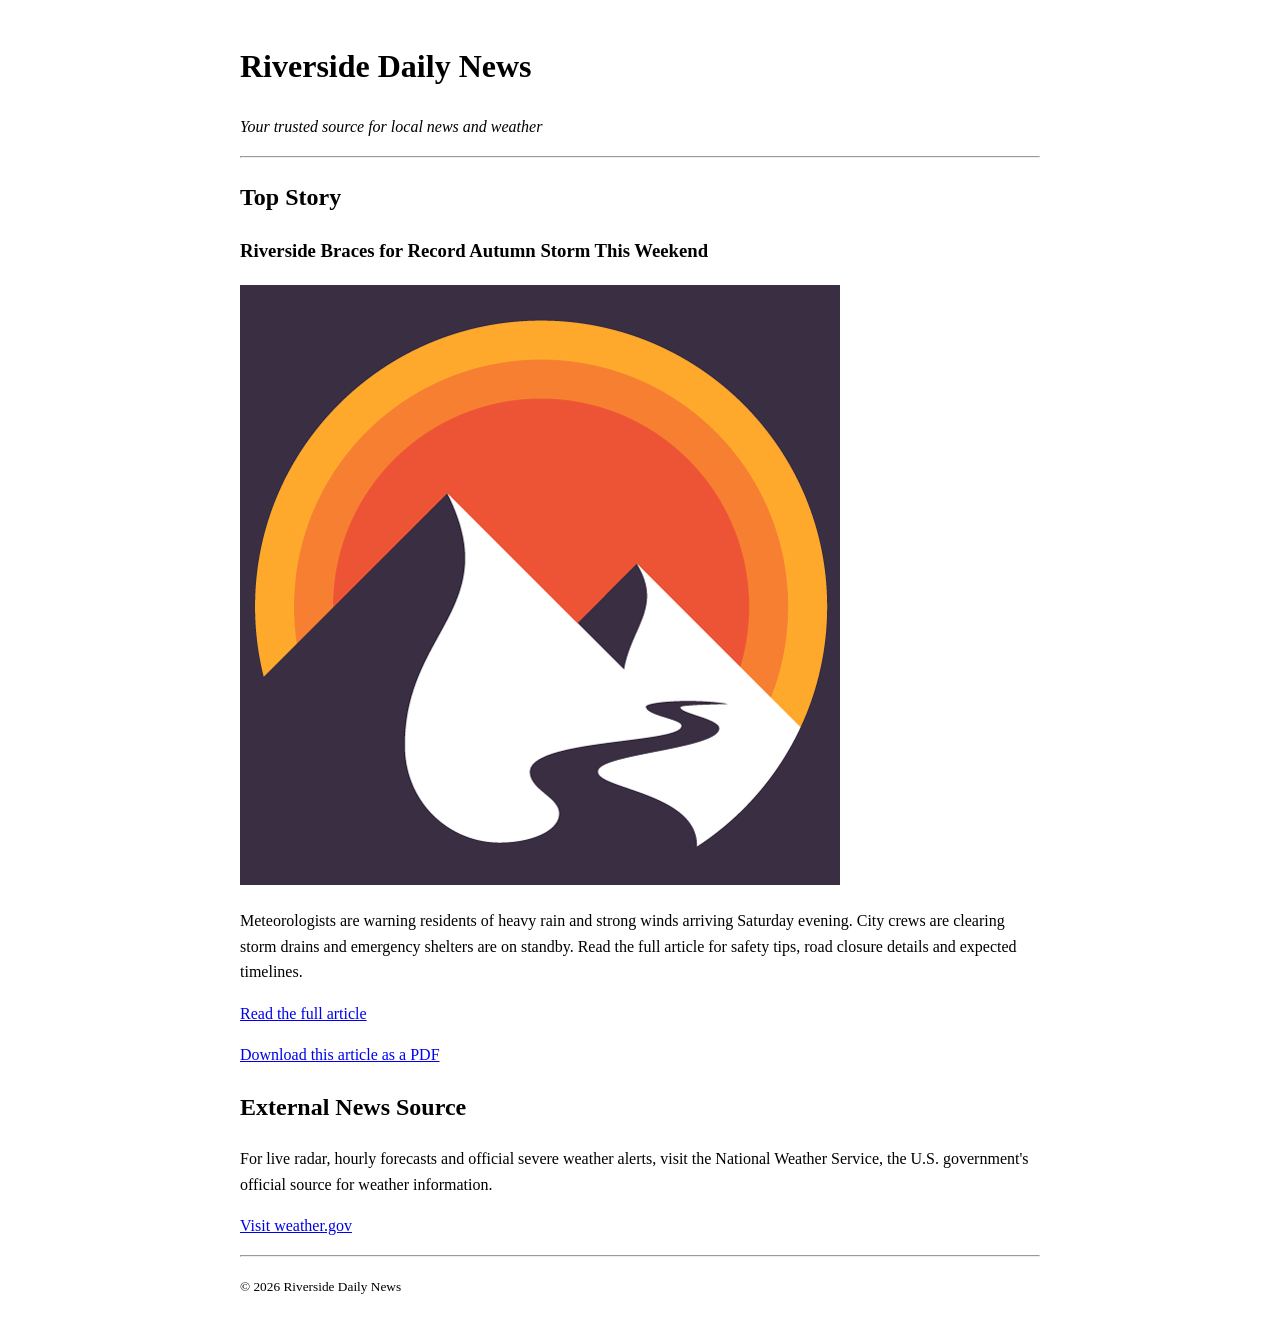
<file: index.html>
<!DOCTYPE html>
<html lang="en">
<head>
  <meta charset="UTF-8">
  <meta name="viewport" content="width=device-width, initial-scale=1.0">
  <title>Riverside Daily News – News Hub</title>
</head>
<body style="font-family: Georgia, serif; max-width: 800px; margin: 0 auto; padding: 20px; line-height: 1.6;">

  <header>
    <h1>Riverside Daily News</h1>
    <p><em>Your trusted source for local news and weather</em></p>
    <hr>
  </header>

  <main>
    <section>
      <h2>Top Story</h2>
      <article>
        <h3>Riverside Braces for Record Autumn Storm This Weekend</h3>
        <img src="pic/image1.png" alt="Riverside Daily News top story" style="max-width: 100%; height: auto;">
        <p>
          Meteorologists are warning residents of heavy rain and strong winds
          arriving Saturday evening. City crews are clearing storm drains and
          emergency shelters are on standby. Read the full article for safety
          tips, road closure details and expected timelines.
        </p>
        <p>
          <a href="article.html">Read the full article</a>
        </p>
        <p>
          <a href="documents/article.pdf" target="_blank">Download this article as a PDF</a>
        </p>
      </article>
    </section>

    <section>
      <h2>External News Source</h2>
      <p>
        For live radar, hourly forecasts and official severe weather alerts,
        visit the National Weather Service, the U.S. government's official
        source for weather information.
      </p>
      <p>
        <a href="https://www.weather.gov" target="_blank" rel="noopener noreferrer">Visit weather.gov</a>
      </p>
    </section>
  </main>

  <footer>
    <hr>
    <p><small>&copy; 2026 Riverside Daily News</small></p>
  </footer>

</body>
</html>
</file>
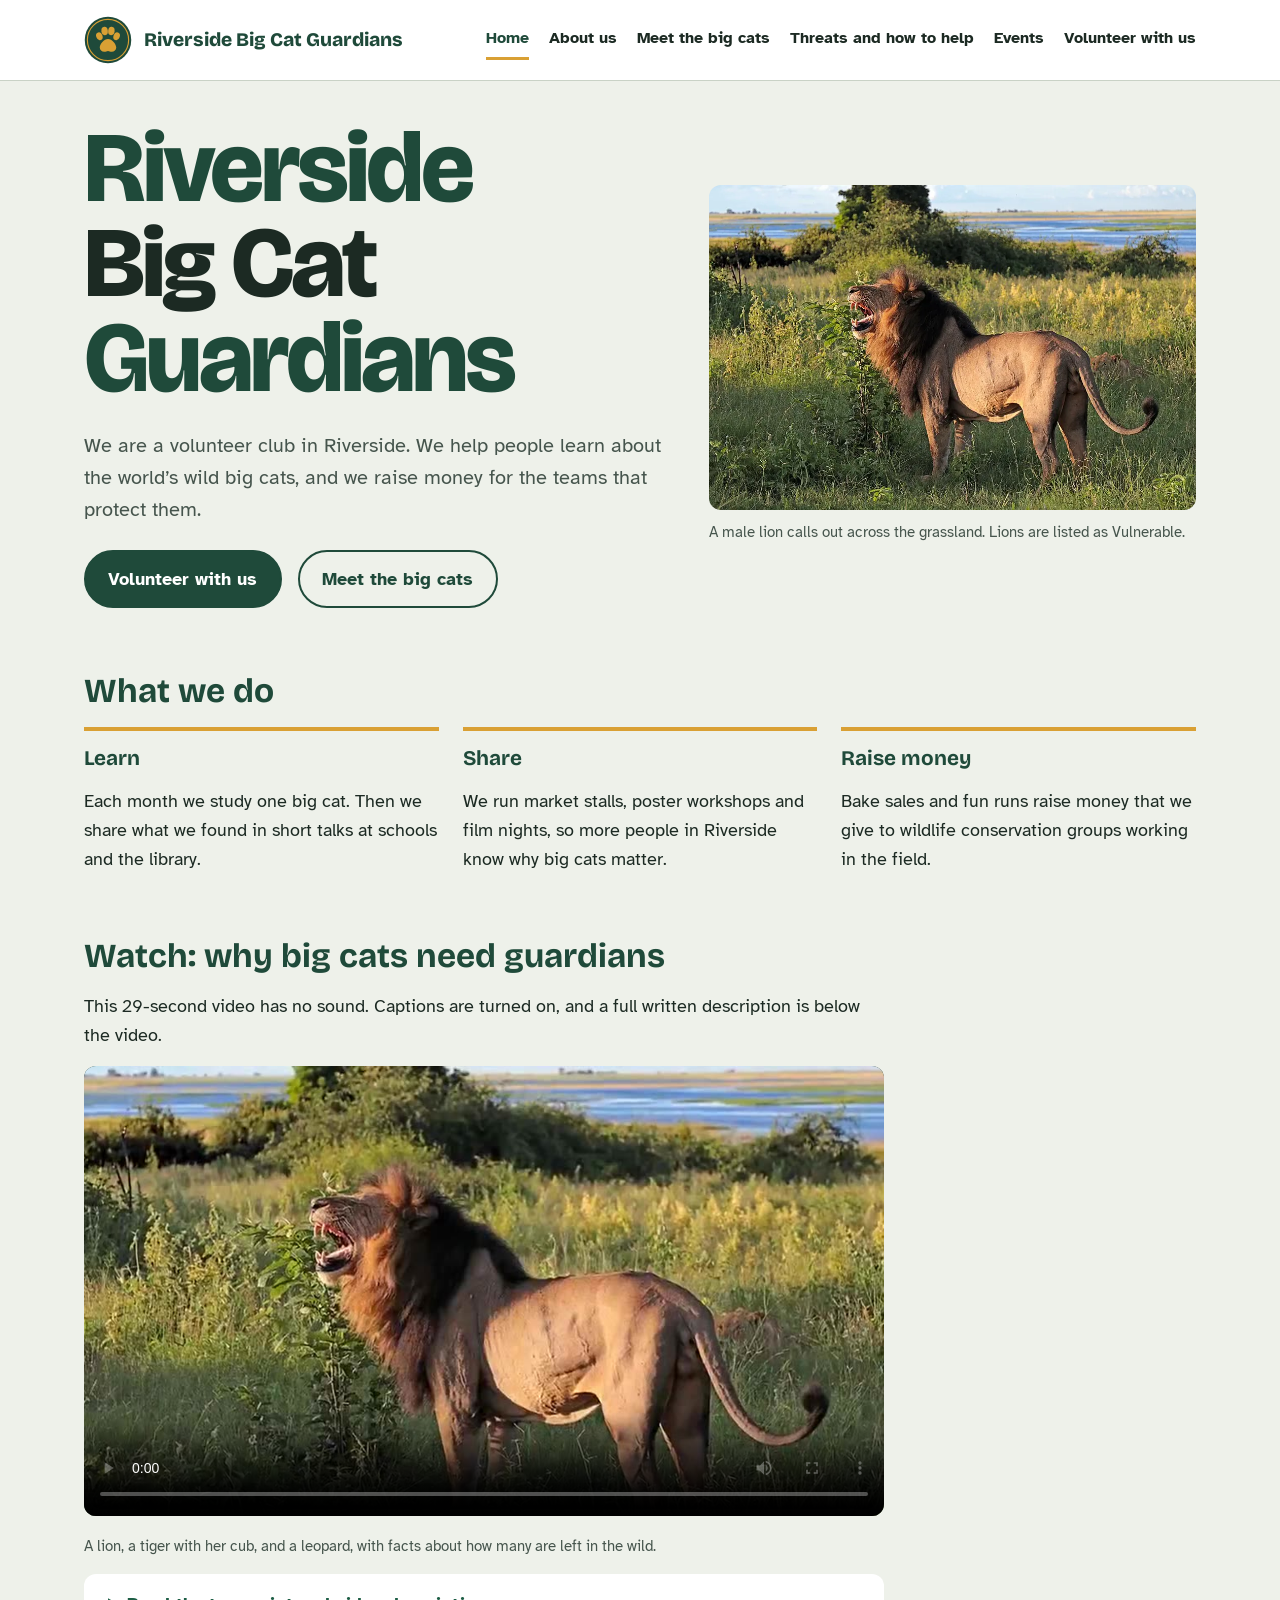
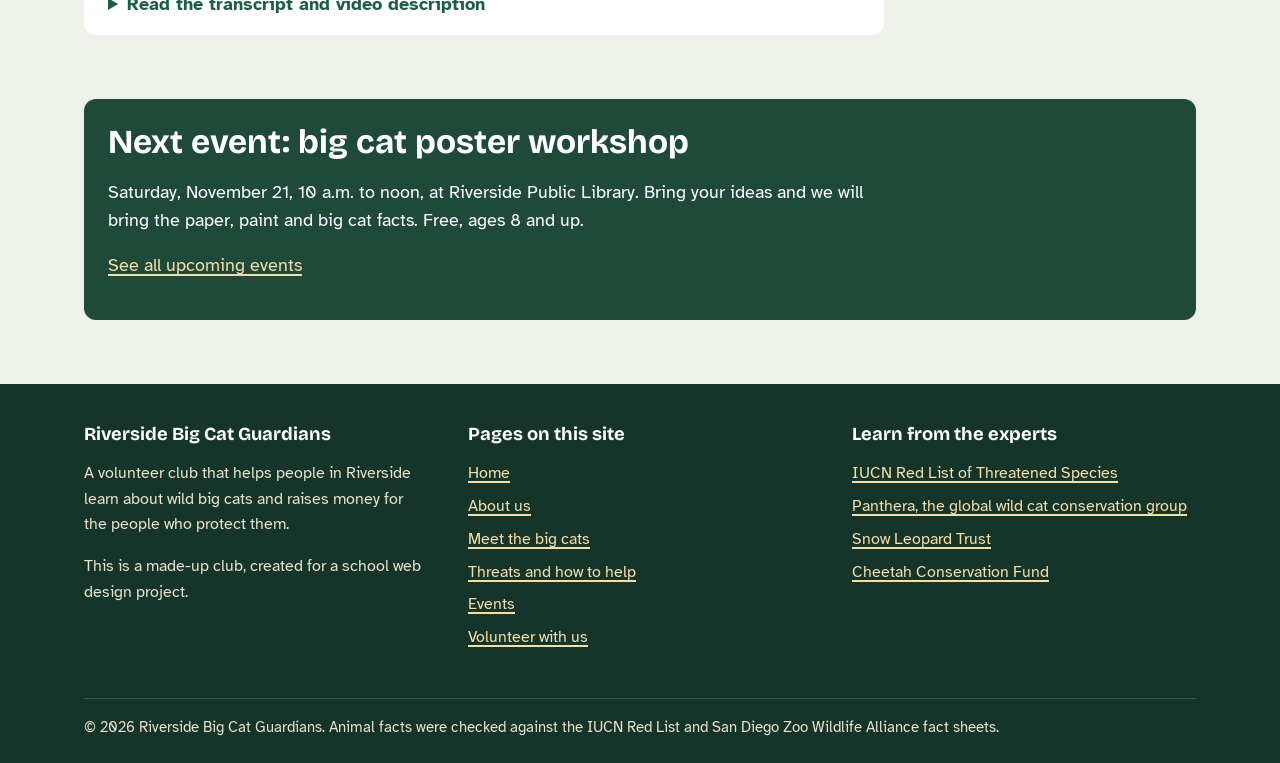
<file: final-project/index.html>
<!DOCTYPE html>
<html lang="en">
<head>
  <!-- ===== Page information for browsers and search engines ===== -->
  <meta charset="UTF-8">
  <meta name="viewport" content="width=device-width, initial-scale=1.0">
  <title>Riverside Big Cat Guardians</title>
  <meta name="description" content="Riverside Big Cat Guardians is a volunteer club that helps people learn about lions, tigers, leopards and other wild big cats, and raises money to protect them.">
  <meta name="keywords" content="big cats, lions, tigers, leopards, cheetahs, jaguars, snow leopards, wildlife conservation, volunteer, Riverside">
  <meta name="author" content="Riverside Big Cat Guardians">
  <meta name="robots" content="index, follow">
  <meta name="theme-color" content="#1F4A3A">
  <link rel="canonical" href="https://dyyuyyyt-oss.github.io/LM-F-work/final-project/">

  <!-- Preview card when the page is shared on social media -->
  <meta property="og:type" content="website">
  <meta property="og:site_name" content="Riverside Big Cat Guardians">
  <meta property="og:title" content="Riverside Big Cat Guardians">
  <meta property="og:description" content="Riverside Big Cat Guardians is a volunteer club that helps people learn about lions, tigers, leopards and other wild big cats, and raises money to protect them.">
  <meta property="og:url" content="https://dyyuyyyt-oss.github.io/LM-F-work/final-project/">
  <meta property="og:image" content="https://dyyuyyyt-oss.github.io/LM-F-work/final-project/images/lion.jpg">
  <meta property="og:image:alt" content="A male lion calling out in tall grass">

  <!-- Icon, fonts and the shared stylesheet -->
  <link rel="icon" href="images/logo.svg" type="image/svg+xml">
  <link rel="preconnect" href="https://fonts.googleapis.com">
  <link rel="preconnect" href="https://fonts.gstatic.com" crossorigin>
  <link rel="stylesheet" href="https://fonts.googleapis.com/css2?family=Atkinson+Hyperlegible:ital,wght@0,400;0,700;1,400&family=Bricolage+Grotesque:opsz,wght@12..96,700;12..96,800&display=swap">
  <link rel="stylesheet" href="css/style.css">

  <!-- Structured data: tells search engines this site is about an organization -->
  <script type="application/ld+json">
  {
    "@context": "https://schema.org",
    "@type": "Organization",
    "name": "Riverside Big Cat Guardians",
    "url": "https://dyyuyyyt-oss.github.io/LM-F-work/final-project/",
    "logo": "https://dyyuyyyt-oss.github.io/LM-F-work/final-project/images/logo.svg",
    "description": "A volunteer club that helps people learn about wild big cats and raises money for big cat conservation."
  }
  </script>
</head>
<body>
  <a class="skip-link" href="#main">Skip to main content</a>

  <!-- ===== Site header: logo and main navigation (same on every page) ===== -->
  <header class="site-header">
    <div class="container header-inner">
      <a class="brand" href="index.html">
        <img src="images/logo.svg" alt="" width="48" height="48">
        <span class="brand-name">Riverside Big Cat Guardians</span>
      </a>
      <nav aria-label="Main">
        <ul class="nav-list">
          <li><a href="index.html" aria-current="page">Home</a></li>
          <li><a href="about.html">About us</a></li>
          <li><a href="big-cats.html">Meet the big cats</a></li>
          <li><a href="threats.html">Threats and how to help</a></li>
          <li><a href="events.html">Events</a></li>
          <li><a href="join.html">Volunteer with us</a></li>
        </ul>
      </nav>
    </div>
  </header>

  <!-- ===== Main content ===== -->
  <main id="main" class="container">

    <!-- Hero: club name, purpose and main actions -->
    <section class="hero" aria-labelledby="hero-title">
      <div class="hero-text">
        <h1 id="hero-title" class="hero-title">
          <span>Riverside</span>
          <span class="hero-title-cats">Big Cat</span>
          <span>Guardians</span>
        </h1>
        <p class="lead">We are a volunteer club in Riverside. We help people learn about the world&rsquo;s wild big cats, and we raise money for the teams that protect them.</p>
        <div class="button-row">
          <a class="btn btn-primary" href="join.html">Volunteer with us</a>
          <a class="btn btn-secondary" href="big-cats.html">Meet the big cats</a>
        </div>
      </div>
      <figure class="hero-figure">
        <picture>
            <source type="image/webp" srcset="images/lion-480.webp 480w, images/lion.webp 960w" sizes="(max-width: 52rem) 100vw, 45vw">
            <img src="images/lion.jpg" srcset="images/lion-480.jpg 480w, images/lion.jpg 960w" sizes="(max-width: 52rem) 100vw, 45vw" width="960" height="640" alt="A male lion with a dark mane roaring in tall green grass" fetchpriority="high" decoding="async">
          </picture>
        <figcaption>A male lion calls out across the grassland. Lions are listed as Vulnerable.</figcaption>
      </figure>
    </section>

    <!-- What the club does: three columns built with CSS grid -->
    <section class="section" aria-labelledby="what-we-do">
      <h2 id="what-we-do">What we do</h2>
      <div class="grid-3">
        <div class="feature">
          <h3>Learn</h3>
          <p>Each month we study one big cat. Then we share what we found in short talks at schools and the library.</p>
        </div>
        <div class="feature">
          <h3>Share</h3>
          <p>We run market stalls, poster workshops and film nights, so more people in Riverside know why big cats matter.</p>
        </div>
        <div class="feature">
          <h3>Raise money</h3>
          <p>Bake sales and fun runs raise money that we give to wildlife conservation groups working in the field.</p>
        </div>
      </div>
    </section>

    <!-- Video with captions, audio description track and transcript -->
    <section class="section" aria-labelledby="video-title">
      <h2 id="video-title">Watch: why big cats need guardians</h2>
      <p>This 29-second video has no sound. Captions are turned on, and a full written description is below the video.</p>
      <figure class="video-figure">
        <video controls preload="metadata" poster="images/video-poster.jpg" width="960" height="540" aria-describedby="video-caption">
          <source src="media/big-cats-need-guardians.mp4" type="video/mp4">
          <track kind="captions" src="media/captions-en.vtt" srclang="en" label="English captions" default>
          <track kind="descriptions" src="media/descriptions-en.vtt" srclang="en" label="English descriptions">
          <p>Your browser cannot play this video. You can <a href="media/big-cats-need-guardians.mp4">download the video (MP4, 1 MB)</a> or read the transcript below.</p>
        </video>
        <figcaption id="video-caption">A lion, a tiger with her cub, and a leopard, with facts about how many are left in the wild.</figcaption>
      </figure>
      <details class="transcript">
        <summary>Read the transcript and video description</summary>
        <dl>
          <dt>0:00 to 0:04</dt>
          <dd>Title card: a gold paw print on dark green. Text: &ldquo;Why big cats need guardians.&rdquo;</dd>
          <dt>0:04 to 0:11</dt>
          <dd>A male lion with a dark mane roars in tall grass. Caption: &ldquo;Lions now live in a much smaller area than they once did. About 22,000 to 25,000 are left in Africa, and about 670 in India.&rdquo;</dd>
          <dt>0:11 to 0:18</dt>
          <dd>A tiger and her cub walk through deep snow, and the cub presses its face against its mother&rsquo;s. Caption: &ldquo;Tigers are endangered. Only about 3,700 to 5,600 live in the wild.&rdquo;</dd>
          <dt>0:18 to 0:25</dt>
          <dd>A spotted leopard walks through grass toward the camera. Caption: &ldquo;Leopards live in more than 70 countries, but they are disappearing from many places.&rdquo;</dd>
          <dt>0:25 to 0:29</dt>
          <dd>End card: &ldquo;You can help. Learn about big cats. Share what you learn. Volunteer with Riverside Big Cat Guardians.&rdquo;</dd>
        </dl>
      </details>
    </section>

    <!-- Next event teaser -->
    <section class="section" aria-labelledby="next-event">
      <div class="panel">
        <h2 id="next-event">Next event: big cat poster workshop</h2>
        <p>Saturday, November 21, 10 a.m. to noon, at Riverside Public Library. Bring your ideas and we will bring the paper, paint and big cat facts. Free, ages 8 and up.</p>
        <p><a href="events.html">See all upcoming events</a></p>
      </div>
    </section>
  </main>

  <!-- ===== Site footer (same on every page) ===== -->
  <footer class="site-footer">
    <div class="container footer-grid">
      <section aria-labelledby="footer-about">
        <h2 id="footer-about">Riverside Big Cat Guardians</h2>
        <p>A volunteer club that helps people in Riverside learn about wild big cats and raises money for the people who protect them.</p>
        <p>This is a made-up club, created for a school web design project.</p>
      </section>
      <nav aria-labelledby="footer-pages">
        <h2 id="footer-pages">Pages on this site</h2>
        <ul>
            <li><a href="index.html">Home</a></li>
            <li><a href="about.html">About us</a></li>
            <li><a href="big-cats.html">Meet the big cats</a></li>
            <li><a href="threats.html">Threats and how to help</a></li>
            <li><a href="events.html">Events</a></li>
            <li><a href="join.html">Volunteer with us</a></li>
        </ul>
      </nav>
      <section aria-labelledby="footer-experts">
        <h2 id="footer-experts">Learn from the experts</h2>
        <ul>
          <li><a href="https://www.iucnredlist.org/" target="_blank" rel="noopener">IUCN Red List of Threatened Species<span class="visually-hidden"> (opens in a new tab)</span></a></li>
          <li><a href="https://panthera.org/" target="_blank" rel="noopener">Panthera, the global wild cat conservation group<span class="visually-hidden"> (opens in a new tab)</span></a></li>
          <li><a href="https://snowleopard.org/" target="_blank" rel="noopener">Snow Leopard Trust<span class="visually-hidden"> (opens in a new tab)</span></a></li>
          <li><a href="https://cheetah.org/" target="_blank" rel="noopener">Cheetah Conservation Fund<span class="visually-hidden"> (opens in a new tab)</span></a></li>
        </ul>
      </section>
    </div>
    <div class="container footer-bottom">
      <p>&copy; 2026 Riverside Big Cat Guardians. Animal facts were checked against the IUCN Red List and San Diego Zoo Wildlife Alliance fact sheets.</p>
    </div>
  </footer>
</body>
</html>
</file>
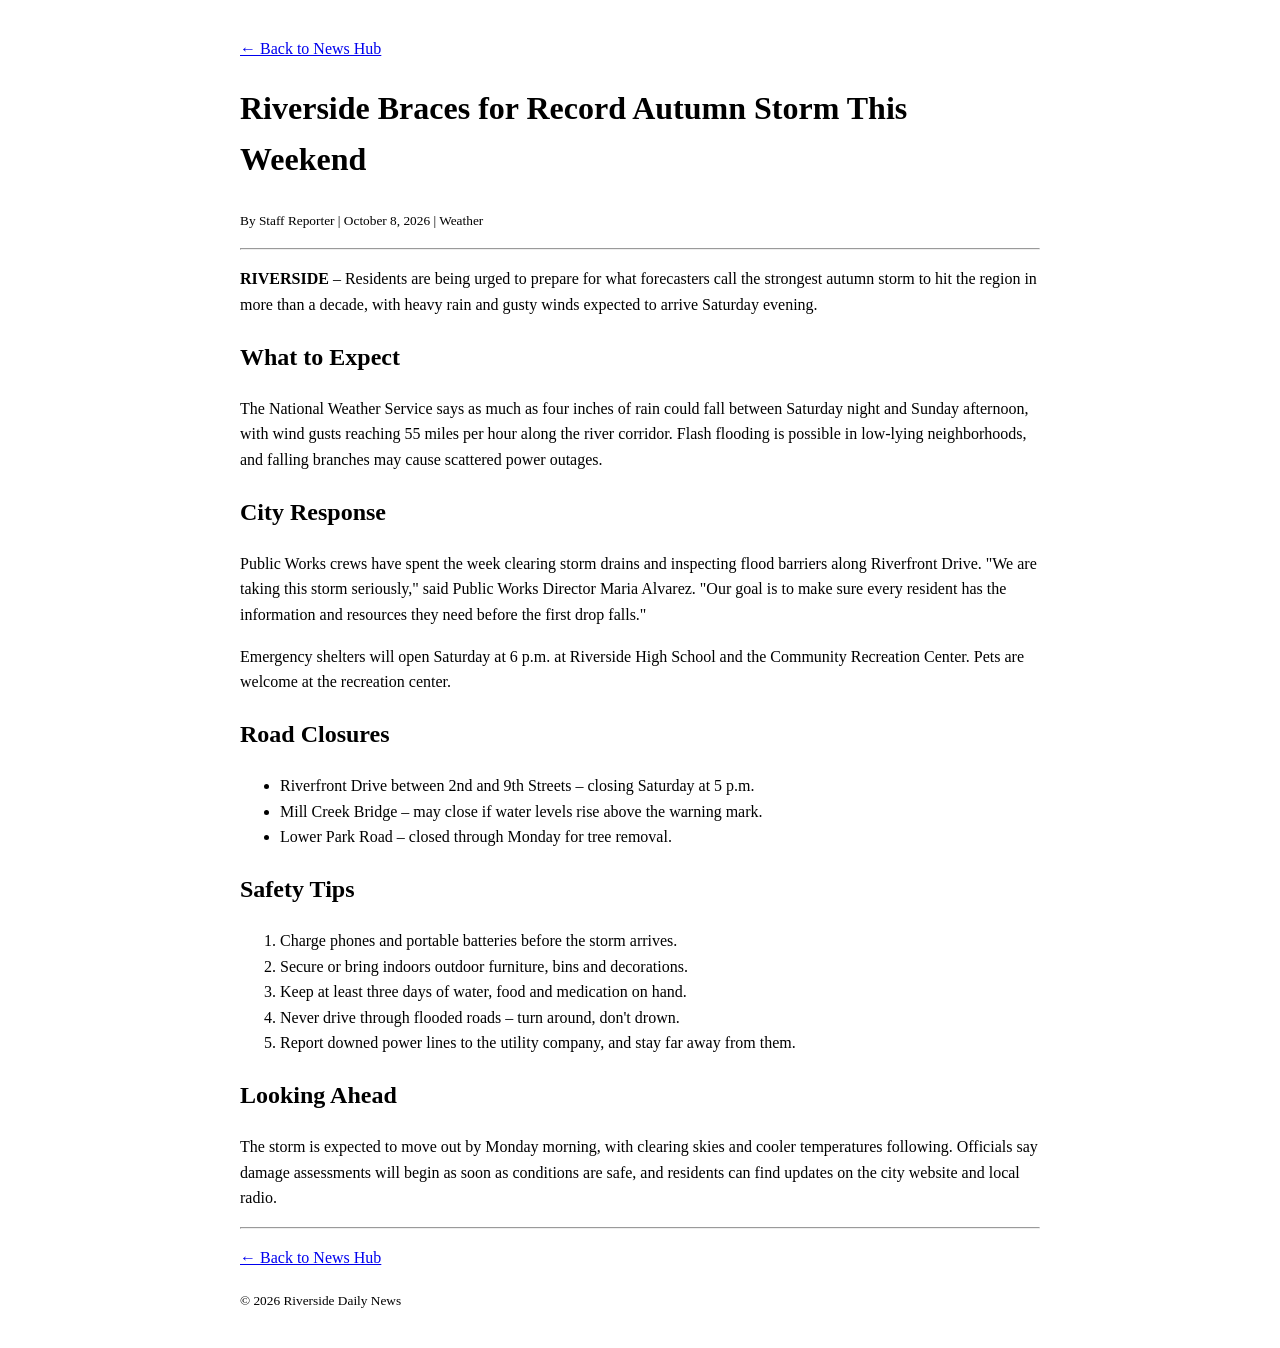
<file: article.html>
<!DOCTYPE html>
<html lang="en">
<head>
  <meta charset="UTF-8">
  <meta name="viewport" content="width=device-width, initial-scale=1.0">
  <title>Riverside Braces for Record Autumn Storm – Riverside Daily News</title>
</head>
<body style="font-family: Georgia, serif; max-width: 800px; margin: 0 auto; padding: 20px; line-height: 1.6;">

  <header>
    <p><a href="index.html">&larr; Back to News Hub</a></p>
    <h1>Riverside Braces for Record Autumn Storm This Weekend</h1>
    <p><small>By Staff Reporter | October 8, 2026 | Weather</small></p>
    <hr>
  </header>

  <main>
    <article>
      <p>
        <strong>RIVERSIDE</strong> – Residents are being urged to prepare for what
        forecasters call the strongest autumn storm to hit the region in more than
        a decade, with heavy rain and gusty winds expected to arrive Saturday evening.
      </p>

      <h2>What to Expect</h2>
      <p>
        The National Weather Service says as much as four inches of rain could fall
        between Saturday night and Sunday afternoon, with wind gusts reaching 55 miles
        per hour along the river corridor. Flash flooding is possible in low-lying
        neighborhoods, and falling branches may cause scattered power outages.
      </p>

      <h2>City Response</h2>
      <p>
        Public Works crews have spent the week clearing storm drains and inspecting
        flood barriers along Riverfront Drive. "We are taking this storm seriously,"
        said Public Works Director Maria Alvarez. "Our goal is to make sure every
        resident has the information and resources they need before the first drop falls."
      </p>
      <p>
        Emergency shelters will open Saturday at 6 p.m. at Riverside High School and
        the Community Recreation Center. Pets are welcome at the recreation center.
      </p>

      <h2>Road Closures</h2>
      <ul>
        <li>Riverfront Drive between 2nd and 9th Streets – closing Saturday at 5 p.m.</li>
        <li>Mill Creek Bridge – may close if water levels rise above the warning mark.</li>
        <li>Lower Park Road – closed through Monday for tree removal.</li>
      </ul>

      <h2>Safety Tips</h2>
      <ol>
        <li>Charge phones and portable batteries before the storm arrives.</li>
        <li>Secure or bring indoors outdoor furniture, bins and decorations.</li>
        <li>Keep at least three days of water, food and medication on hand.</li>
        <li>Never drive through flooded roads – turn around, don't drown.</li>
        <li>Report downed power lines to the utility company, and stay far away from them.</li>
      </ol>

      <h2>Looking Ahead</h2>
      <p>
        The storm is expected to move out by Monday morning, with clearing skies and
        cooler temperatures following. Officials say damage assessments will begin
        as soon as conditions are safe, and residents can find updates on the city
        website and local radio.
      </p>
    </article>
  </main>

  <footer>
    <hr>
    <p><a href="index.html">&larr; Back to News Hub</a></p>
    <p><small>&copy; 2026 Riverside Daily News</small></p>
  </footer>

</body>
</html>
</file>
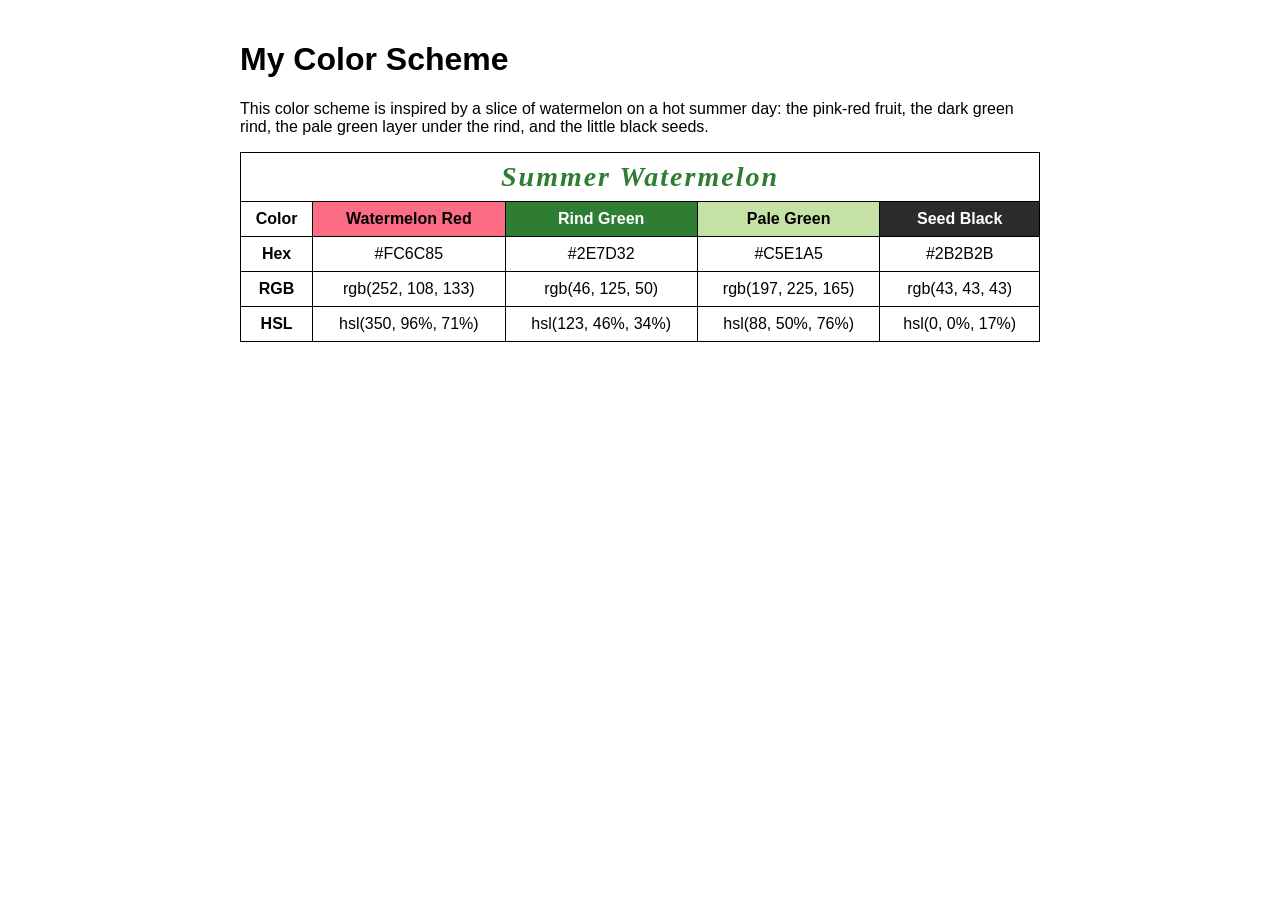
<file: color-scheme.html>
<!DOCTYPE html>
<html lang="en">
<head>
  <meta charset="UTF-8">
  <meta name="viewport" content="width=device-width, initial-scale=1.0">
  <title>Color Scheme: Summer Watermelon</title>
  <style>
    body {
      font-family: Arial, sans-serif;
      max-width: 800px;
      margin: 0 auto;
      padding: 20px;
    }

    table {
      width: 100%;
      border-collapse: collapse;
      text-align: center;
    }

    th, td {
      border: 1px solid #000000;
      padding: 8px;
    }

    /* Scheme name header: font styles make it stand out from the rest of the table */
    .scheme-name {
      font-family: Georgia, "Times New Roman", serif;
      font-size: 28px;
      font-style: italic;
      font-weight: bold;
      letter-spacing: 2px;
      color: #2E7D32;
    }
  </style>
</head>
<body>

  <h1>My Color Scheme</h1>
  <p>
    This color scheme is inspired by a slice of watermelon on a hot summer day:
    the pink-red fruit, the dark green rind, the pale green layer under the rind,
    and the little black seeds.
  </p>

  <table>
    <thead>
      <!-- Color scheme name as the table header -->
      <tr>
        <th colspan="5" class="scheme-name">Summer Watermelon</th>
      </tr>
      <!-- Color names, each cell with its own background color -->
      <tr>
        <th scope="col">Color</th>
        <th scope="col" style="background-color: #FC6C85;">Watermelon Red</th>
        <th scope="col" style="background-color: #2E7D32; color: #FFFFFF;">Rind Green</th>
        <th scope="col" style="background-color: #C5E1A5;">Pale Green</th>
        <th scope="col" style="background-color: #2B2B2B; color: #FFFFFF;">Seed Black</th>
      </tr>
    </thead>
    <tbody>
      <!-- Hex values -->
      <tr>
        <th scope="row">Hex</th>
        <td>#FC6C85</td>
        <td>#2E7D32</td>
        <td>#C5E1A5</td>
        <td>#2B2B2B</td>
      </tr>
      <!-- RGB values -->
      <tr>
        <th scope="row">RGB</th>
        <td>rgb(252, 108, 133)</td>
        <td>rgb(46, 125, 50)</td>
        <td>rgb(197, 225, 165)</td>
        <td>rgb(43, 43, 43)</td>
      </tr>
      <!-- HSL values -->
      <tr>
        <th scope="row">HSL</th>
        <td>hsl(350, 96%, 71%)</td>
        <td>hsl(123, 46%, 34%)</td>
        <td>hsl(88, 50%, 76%)</td>
        <td>hsl(0, 0%, 17%)</td>
      </tr>
    </tbody>
  </table>

</body>
</html>
</file>
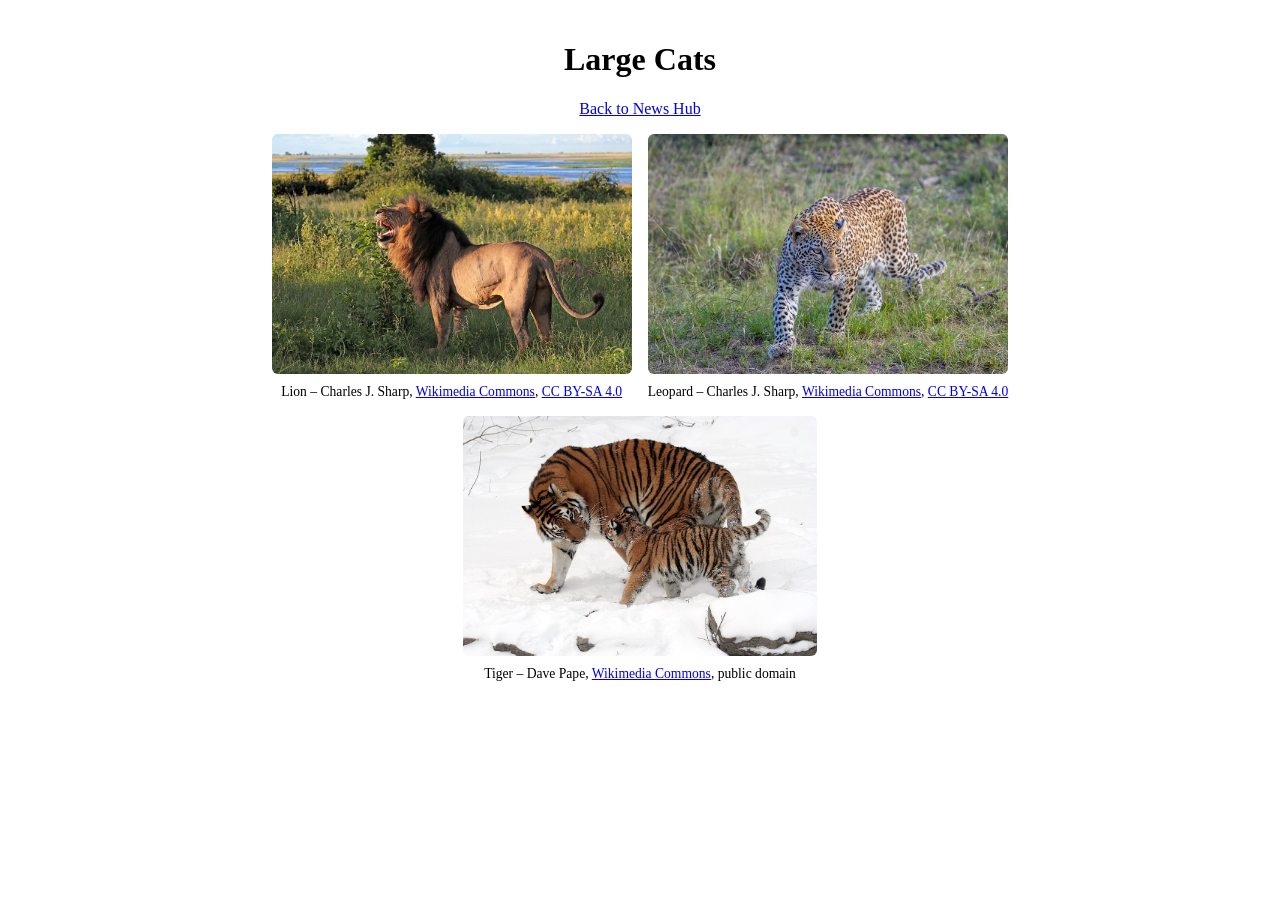
<file: gallery.html>
<!DOCTYPE html>
<html lang="en">
<head>
  <meta charset="UTF-8">
  <meta name="viewport" content="width=device-width, initial-scale=1.0">
  <title>Large Cats – Image Gallery</title>
  <style>
    body { font-family: Georgia, serif; max-width: 1100px; margin: 0 auto; padding: 20px; text-align: center; }
    .gallery { display: flex; flex-wrap: wrap; justify-content: center; gap: 16px; }
    figure { margin: 0; }
    /* same height, width auto keeps original proportions */
    .gallery img { height: 240px; width: auto; border-radius: 6px; }
    figcaption { font-size: 0.85em; margin-top: 6px; }
  </style>
</head>
<body>
  <header>
    <h1>Large Cats</h1>
    <p><a href="index.html">Back to News Hub</a></p>
  </header>
  <main>
    <div class="gallery">
      <figure>
        <img src="pic/lion.jpg" alt="An old male lion at Chobe">
        <figcaption>Lion – Charles J. Sharp, <a href="https://commons.wikimedia.org/wiki/File:Lion_(Panthera_leo)_old_male_Chobe.jpg">Wikimedia Commons</a>, <a href="https://creativecommons.org/licenses/by-sa/4.0/">CC BY-SA 4.0</a></figcaption>
      </figure>
      <figure>
        <img src="pic/leopard.jpg" alt="A leopard in Kruger National Park">
        <figcaption>Leopard – Charles J. Sharp, <a href="https://commons.wikimedia.org/wiki/File:Leopard_(Panthera_pardus_pardus)_Kruger.jpg">Wikimedia Commons</a>, <a href="https://creativecommons.org/licenses/by-sa/4.0/">CC BY-SA 4.0</a></figcaption>
      </figure>
      <figure>
        <img src="pic/tiger.jpg" alt="An Amur tiger at Buffalo Zoo">
        <figcaption>Tiger – Dave Pape, <a href="https://commons.wikimedia.org/wiki/File:Panthera_tigris_altaica_13_-_Buffalo_Zoo.jpg">Wikimedia Commons</a>, public domain</figcaption>
      </figure>
    </div>
  </main>
</body>
</html>
</file>
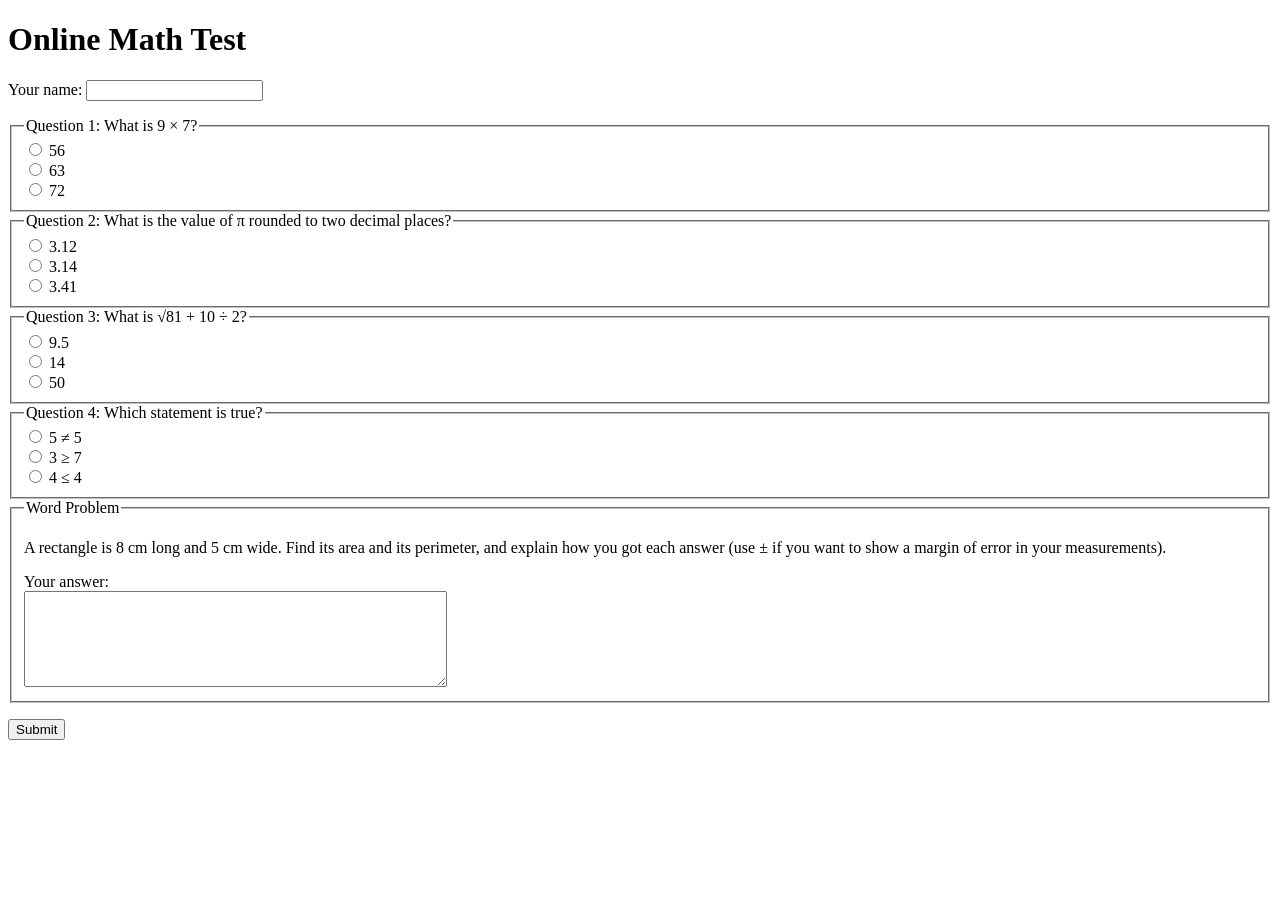
<file: math-test.html>
<!DOCTYPE html>
<html lang="en">
<head>
  <meta charset="UTF-8">
  <meta name="viewport" content="width=device-width, initial-scale=1.0">
  <title>Online Math Test</title>
</head>
<body>
  <h1>Online Math Test</h1>

  <!-- START OF TEST -->
  <form action="#" method="post">

    <p>
      <label for="student-name">Your name:</label>
      <input type="text" id="student-name" name="student-name" required>
    </p>

    <fieldset>
      <legend>Question 1: What is 9 &times; 7?</legend>
      <input type="radio" id="q1a" name="q1" value="56">
      <label for="q1a">56</label><br>
      <input type="radio" id="q1b" name="q1" value="63">
      <label for="q1b">63</label><br>
      <input type="radio" id="q1c" name="q1" value="72">
      <label for="q1c">72</label>
    </fieldset>

    <fieldset>
      <legend>Question 2: What is the value of &pi; rounded to two decimal places?</legend>
      <input type="radio" id="q2a" name="q2" value="3.12">
      <label for="q2a">3.12</label><br>
      <input type="radio" id="q2b" name="q2" value="3.14">
      <label for="q2b">3.14</label><br>
      <input type="radio" id="q2c" name="q2" value="3.41">
      <label for="q2c">3.41</label>
    </fieldset>

    <fieldset>
      <legend>Question 3: What is &radic;81 + 10 &divide; 2?</legend>
      <input type="radio" id="q3a" name="q3" value="9.5">
      <label for="q3a">9.5</label><br>
      <input type="radio" id="q3b" name="q3" value="14">
      <label for="q3b">14</label><br>
      <input type="radio" id="q3c" name="q3" value="50">
      <label for="q3c">50</label>
    </fieldset>

    <fieldset>
      <legend>Question 4: Which statement is true?</legend>
      <input type="radio" id="q4a" name="q4" value="a">
      <label for="q4a">5 &ne; 5</label><br>
      <input type="radio" id="q4b" name="q4" value="b">
      <label for="q4b">3 &ge; 7</label><br>
      <input type="radio" id="q4c" name="q4" value="c">
      <label for="q4c">4 &le; 4</label>
    </fieldset>

    <fieldset>
      <legend>Word Problem</legend>
      <p>
        A rectangle is 8 cm long and 5 cm wide. Find its area and its
        perimeter, and explain how you got each answer (use &plusmn; if you
        want to show a margin of error in your measurements).
      </p>
      <label for="word-problem">Your answer:</label><br>
      <textarea id="word-problem" name="word-problem" rows="6" cols="50"></textarea>
    </fieldset>

    <p>
      <input type="submit" value="Submit">
    </p>

  </form>
  <!-- END OF TEST -->
</body>
</html>
</file>
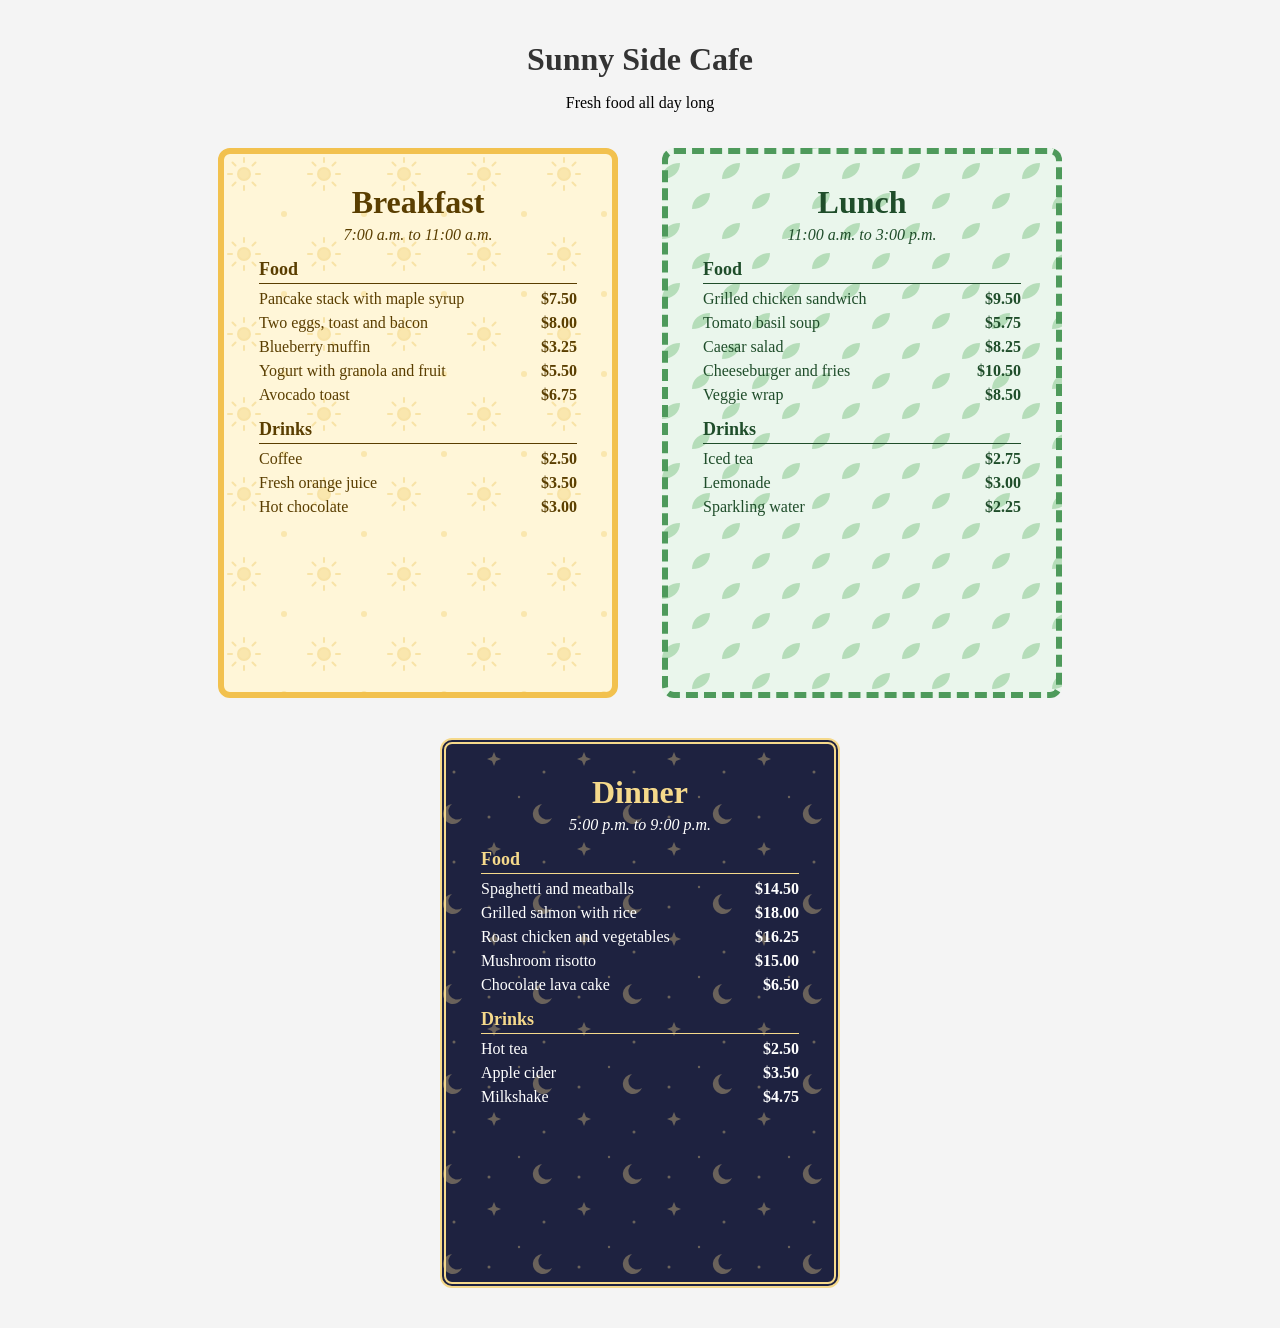
<file: restaurant-menu.html>
<!DOCTYPE html>
<html lang="en">
<head>
  <meta charset="UTF-8">
  <meta name="viewport" content="width=device-width, initial-scale=1.0">
  <title>Sunny Side Cafe Menus</title>
  <style>
    body {
      font-family: Georgia, "Times New Roman", serif;
      background-color: #F4F4F4;
      margin: 0;
      padding: 20px;
      text-align: center;
    }

    h1 {
      color: #333333;
      margin-bottom: 10px;
    }

    /* Shared style for all three menus */
    .menu {
      display: inline-block;
      vertical-align: top;
      box-sizing: border-box;   /* keeps each menu exactly 400px by 550px, including padding and border */
      width: 400px;
      height: 550px;
      margin: 20px;             /* space between the menus */
      padding: 30px 35px;       /* space between the border and the text */
      border-radius: 12px;
      text-align: left;
    }

    .menu h2 {
      text-align: center;
      font-size: 32px;
      margin: 0 0 5px 0;
    }

    .menu .hours {
      text-align: center;
      font-style: italic;
      margin: 0 0 15px 0;
    }

    .menu h3 {
      font-size: 18px;
      margin: 15px 0 5px 0;
      padding-bottom: 3px;
      border-bottom: 1px solid;
    }

    .menu ul {
      list-style: none;
      margin: 0;
      padding: 0;
    }

    .menu li {
      margin: 6px 0;
      font-size: 16px;
    }

    .price {
      float: right;
      font-weight: bold;
    }

    /* Breakfast menu */
    .breakfast {
      background-image: url("pic/menu-breakfast.svg");
      background-repeat: repeat;
      background-position: top left;
      border: 6px solid #F2C14E;
      color: #5A3E00;
    }

    /* Lunch menu */
    .lunch {
      background-image: url("pic/menu-lunch.svg");
      background-repeat: repeat;
      background-position: center;
      border: 6px dashed #4E9A5B;
      color: #1F4D2A;
    }

    /* Dinner menu */
    .dinner {
      background-image: url("pic/menu-dinner.svg");
      background-repeat: repeat;
      background-position: bottom right;
      border: 6px double #F5D98B;
      color: #FFFFFF;
    }

    .dinner h2,
    .dinner h3 {
      color: #F5D98B;
    }
  </style>
</head>
<body>

  <h1>Sunny Side Cafe</h1>
  <p>Fresh food all day long</p>

  <!-- Breakfast menu -->
  <div class="menu breakfast">
    <h2>Breakfast</h2>
    <p class="hours">7:00 a.m. to 11:00 a.m.</p>
    <h3>Food</h3>
    <ul>
      <li>Pancake stack with maple syrup <span class="price">$7.50</span></li>
      <li>Two eggs, toast and bacon <span class="price">$8.00</span></li>
      <li>Blueberry muffin <span class="price">$3.25</span></li>
      <li>Yogurt with granola and fruit <span class="price">$5.50</span></li>
      <li>Avocado toast <span class="price">$6.75</span></li>
    </ul>
    <h3>Drinks</h3>
    <ul>
      <li>Coffee <span class="price">$2.50</span></li>
      <li>Fresh orange juice <span class="price">$3.50</span></li>
      <li>Hot chocolate <span class="price">$3.00</span></li>
    </ul>
  </div>

  <!-- Lunch menu -->
  <div class="menu lunch">
    <h2>Lunch</h2>
    <p class="hours">11:00 a.m. to 3:00 p.m.</p>
    <h3>Food</h3>
    <ul>
      <li>Grilled chicken sandwich <span class="price">$9.50</span></li>
      <li>Tomato basil soup <span class="price">$5.75</span></li>
      <li>Caesar salad <span class="price">$8.25</span></li>
      <li>Cheeseburger and fries <span class="price">$10.50</span></li>
      <li>Veggie wrap <span class="price">$8.50</span></li>
    </ul>
    <h3>Drinks</h3>
    <ul>
      <li>Iced tea <span class="price">$2.75</span></li>
      <li>Lemonade <span class="price">$3.00</span></li>
      <li>Sparkling water <span class="price">$2.25</span></li>
    </ul>
  </div>

  <!-- Dinner menu -->
  <div class="menu dinner">
    <h2>Dinner</h2>
    <p class="hours">5:00 p.m. to 9:00 p.m.</p>
    <h3>Food</h3>
    <ul>
      <li>Spaghetti and meatballs <span class="price">$14.50</span></li>
      <li>Grilled salmon with rice <span class="price">$18.00</span></li>
      <li>Roast chicken and vegetables <span class="price">$16.25</span></li>
      <li>Mushroom risotto <span class="price">$15.00</span></li>
      <li>Chocolate lava cake <span class="price">$6.50</span></li>
    </ul>
    <h3>Drinks</h3>
    <ul>
      <li>Hot tea <span class="price">$2.50</span></li>
      <li>Apple cider <span class="price">$3.50</span></li>
      <li>Milkshake <span class="price">$4.75</span></li>
    </ul>
  </div>

</body>
</html>
</file>
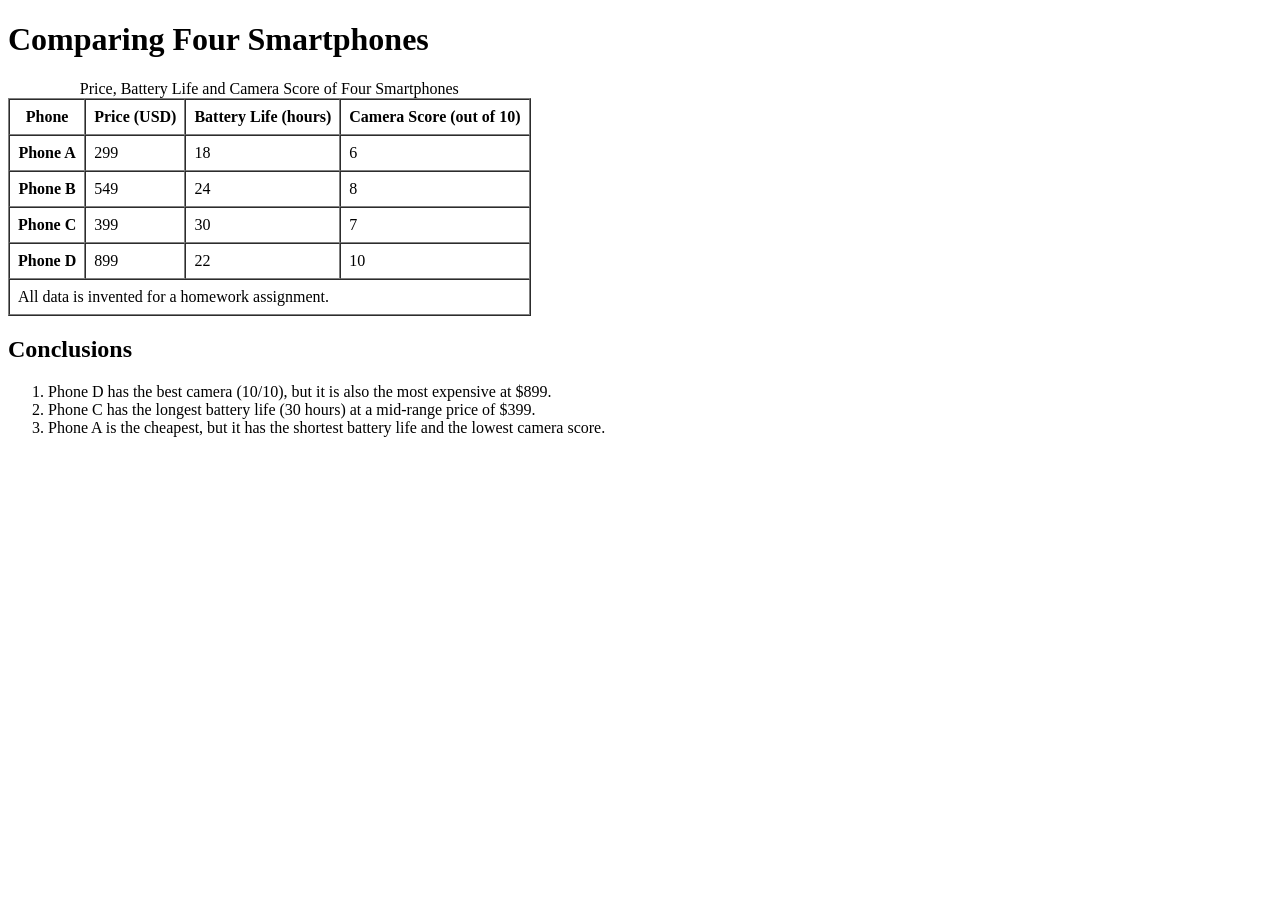
<file: table.html>
<!DOCTYPE html>
<html lang="en">
<head>
  <meta charset="UTF-8">
  <meta name="viewport" content="width=device-width, initial-scale=1.0">
  <title>Smartphone Comparison Table</title>
</head>
<body>
  <h1>Comparing Four Smartphones</h1>

  <table border="1" cellpadding="8" cellspacing="0">
    <caption>Price, Battery Life and Camera Score of Four Smartphones</caption>
    <thead>
      <tr>
        <th>Phone</th>
        <th>Price (USD)</th>
        <th>Battery Life (hours)</th>
        <th>Camera Score (out of 10)</th>
      </tr>
    </thead>
    <tbody>
      <tr>
        <th>Phone A</th>
        <td>299</td>
        <td>18</td>
        <td>6</td>
      </tr>
      <tr>
        <th>Phone B</th>
        <td>549</td>
        <td>24</td>
        <td>8</td>
      </tr>
      <tr>
        <th>Phone C</th>
        <td>399</td>
        <td>30</td>
        <td>7</td>
      </tr>
      <tr>
        <th>Phone D</th>
        <td>899</td>
        <td>22</td>
        <td>10</td>
      </tr>
    </tbody>
    <tfoot>
      <tr>
        <td colspan="4">All data is invented for a homework assignment.</td>
      </tr>
    </tfoot>
  </table>

  <h2>Conclusions</h2>
  <ol>
    <li>Phone D has the best camera (10/10), but it is also the most expensive at $899.</li>
    <li>Phone C has the longest battery life (30 hours) at a mid-range price of $399.</li>
    <li>Phone A is the cheapest, but it has the shortest battery life and the lowest camera score.</li>
  </ol>
</body>
</html>
</file>
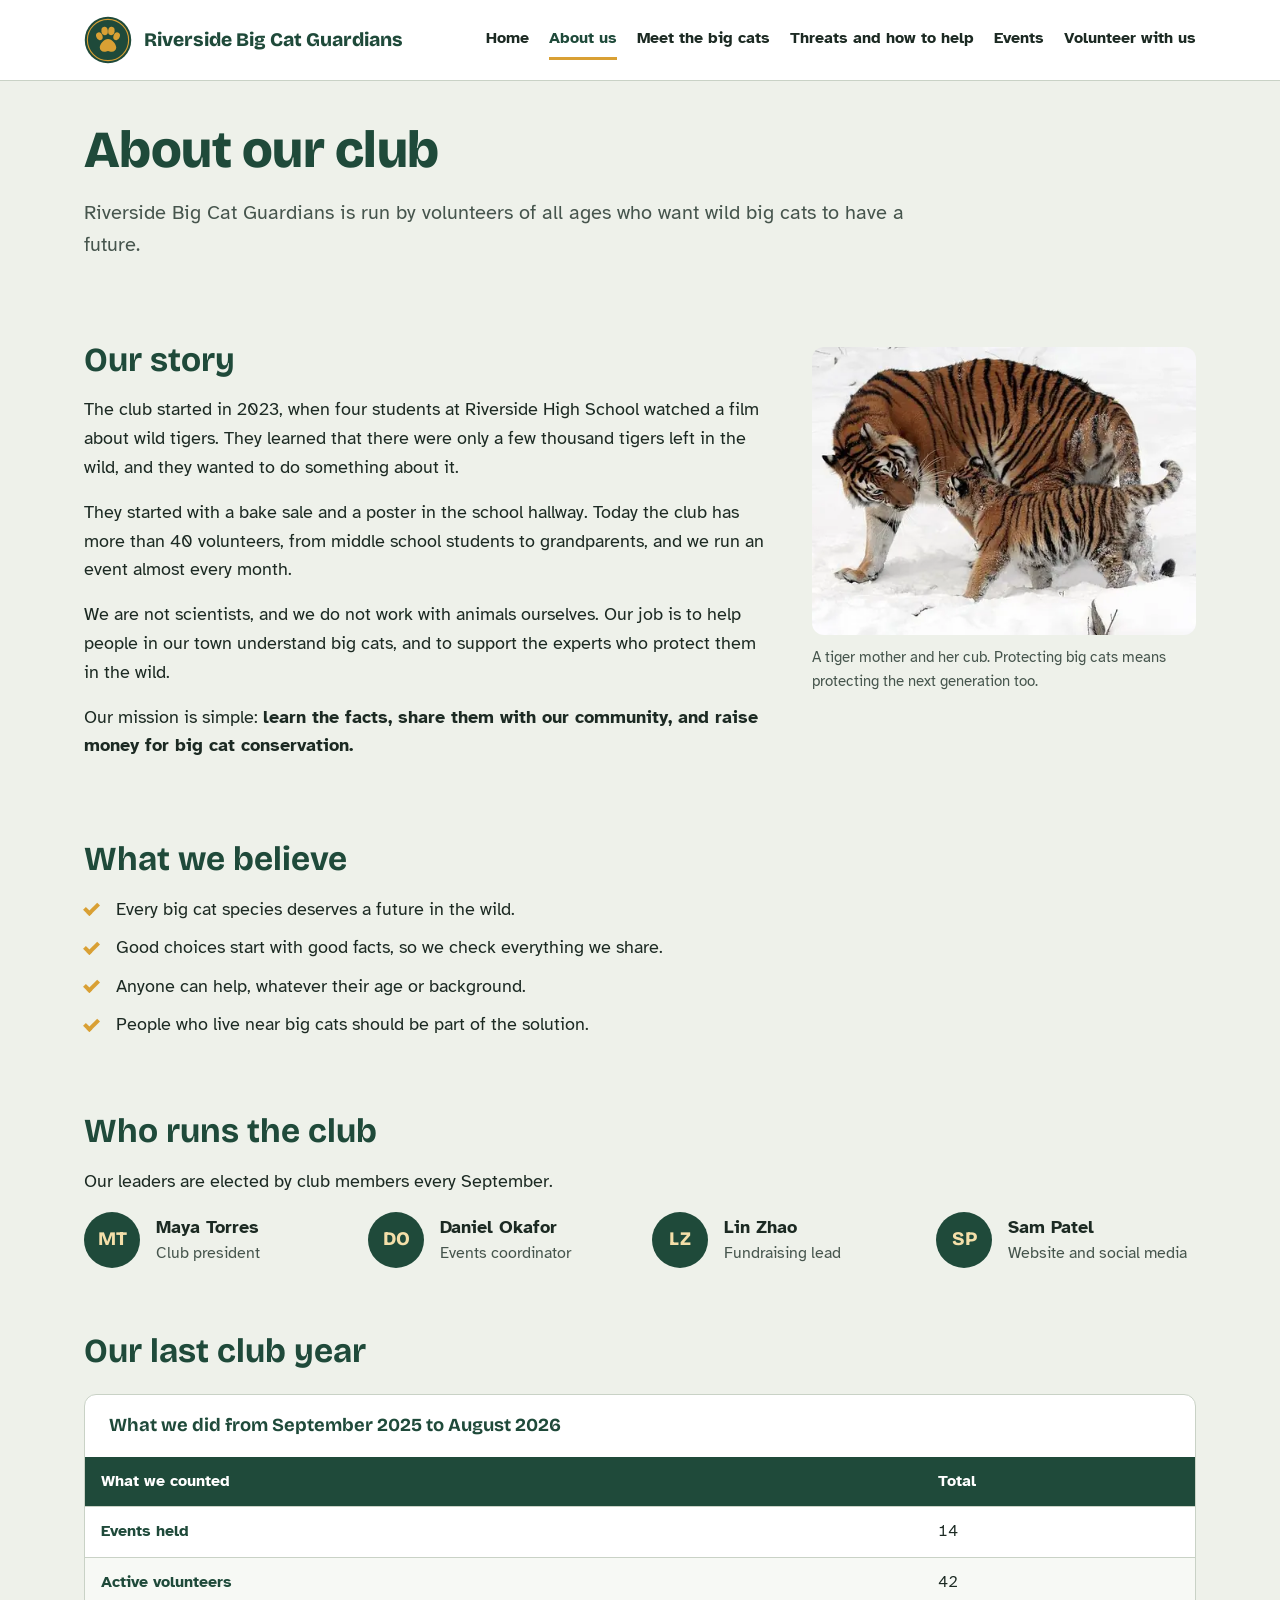
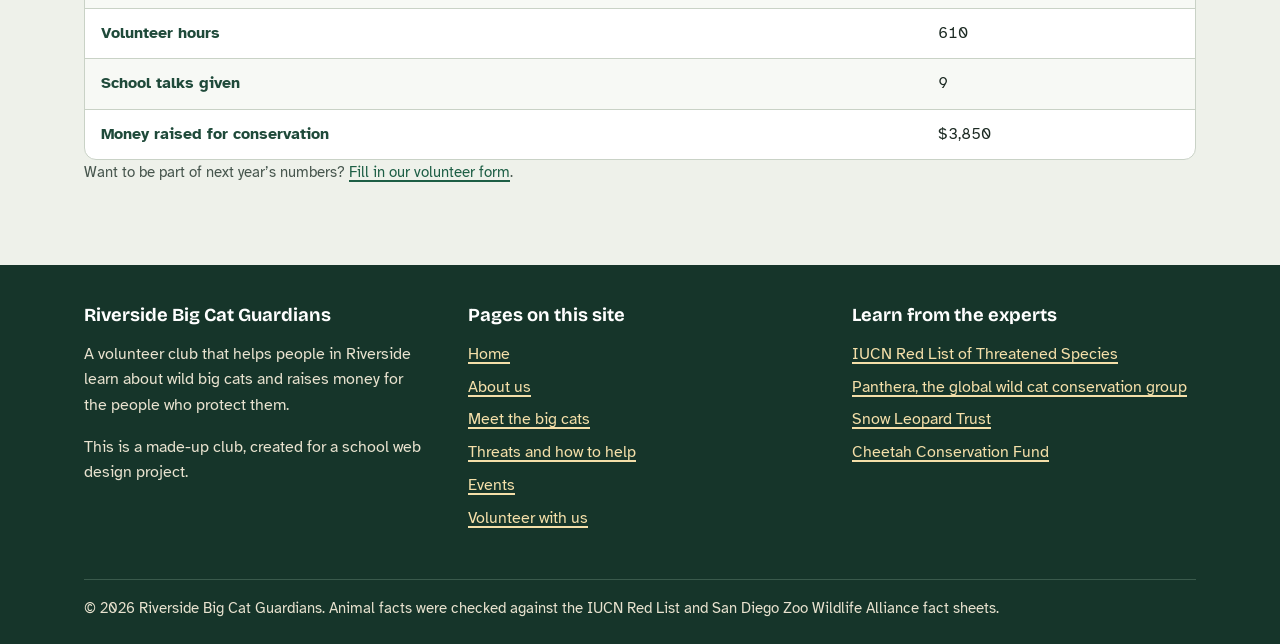
<file: final-project/about.html>
<!DOCTYPE html>
<html lang="en">
<head>
  <!-- ===== Page information for browsers and search engines ===== -->
  <meta charset="UTF-8">
  <meta name="viewport" content="width=device-width, initial-scale=1.0">
  <title>About us | Riverside Big Cat Guardians</title>
  <meta name="description" content="Meet Riverside Big Cat Guardians: how our volunteer club started, what we believe, who runs the club and what we achieved last year.">
  <meta name="keywords" content="big cats, lions, tigers, leopards, cheetahs, jaguars, snow leopards, wildlife conservation, volunteer, Riverside">
  <meta name="author" content="Riverside Big Cat Guardians">
  <meta name="robots" content="index, follow">
  <meta name="theme-color" content="#1F4A3A">
  <link rel="canonical" href="https://dyyuyyyt-oss.github.io/LM-F-work/final-project/about.html">

  <!-- Preview card when the page is shared on social media -->
  <meta property="og:type" content="website">
  <meta property="og:site_name" content="Riverside Big Cat Guardians">
  <meta property="og:title" content="About us | Riverside Big Cat Guardians">
  <meta property="og:description" content="Meet Riverside Big Cat Guardians: how our volunteer club started, what we believe, who runs the club and what we achieved last year.">
  <meta property="og:url" content="https://dyyuyyyt-oss.github.io/LM-F-work/final-project/about.html">
  <meta property="og:image" content="https://dyyuyyyt-oss.github.io/LM-F-work/final-project/images/lion.jpg">
  <meta property="og:image:alt" content="A male lion calling out in tall grass">

  <!-- Icon, fonts and the shared stylesheet -->
  <link rel="icon" href="images/logo.svg" type="image/svg+xml">
  <link rel="preconnect" href="https://fonts.googleapis.com">
  <link rel="preconnect" href="https://fonts.gstatic.com" crossorigin>
  <link rel="stylesheet" href="https://fonts.googleapis.com/css2?family=Atkinson+Hyperlegible:ital,wght@0,400;0,700;1,400&family=Bricolage+Grotesque:opsz,wght@12..96,700;12..96,800&display=swap">
  <link rel="stylesheet" href="css/style.css">
</head>
<body>
  <a class="skip-link" href="#main">Skip to main content</a>

  <!-- ===== Site header: logo and main navigation (same on every page) ===== -->
  <header class="site-header">
    <div class="container header-inner">
      <a class="brand" href="index.html">
        <img src="images/logo.svg" alt="" width="48" height="48">
        <span class="brand-name">Riverside Big Cat Guardians</span>
      </a>
      <nav aria-label="Main">
        <ul class="nav-list">
          <li><a href="index.html">Home</a></li>
          <li><a href="about.html" aria-current="page">About us</a></li>
          <li><a href="big-cats.html">Meet the big cats</a></li>
          <li><a href="threats.html">Threats and how to help</a></li>
          <li><a href="events.html">Events</a></li>
          <li><a href="join.html">Volunteer with us</a></li>
        </ul>
      </nav>
    </div>
  </header>

  <!-- ===== Main content ===== -->
  <main id="main" class="container">

    <div class="page-intro">
      <h1>About our club</h1>
      <p class="lead">Riverside Big Cat Guardians is run by volunteers of all ages who want wild big cats to have a future.</p>
    </div>

    <!-- Our story, with an image floated to the right -->
    <section class="section clearfix" aria-labelledby="our-story">
      <figure class="float-right">
        <picture>
            <source type="image/webp" srcset="images/tiger-family-480.webp 480w, images/tiger-family.webp 720w" sizes="(max-width: 52rem) 100vw, 24rem">
            <img src="images/tiger-family.jpg" srcset="images/tiger-family-480.jpg 480w, images/tiger-family.jpg 720w" sizes="(max-width: 52rem) 100vw, 24rem" width="720" height="540" alt="A tiger cub presses its face against its mother in the snow" loading="lazy" decoding="async">
          </picture>
        <figcaption>A tiger mother and her cub. Protecting big cats means protecting the next generation too.</figcaption>
      </figure>
      <h2 id="our-story">Our story</h2>
      <p>The club started in 2023, when four students at Riverside High School watched a film about wild tigers. They learned that there were only a few thousand tigers left in the wild, and they wanted to do something about it.</p>
      <p>They started with a bake sale and a poster in the school hallway. Today the club has more than 40 volunteers, from middle school students to grandparents, and we run an event almost every month.</p>
      <p>We are not scientists, and we do not work with animals ourselves. Our job is to help people in our town understand big cats, and to support the experts who protect them in the wild.</p>
      <p>Our mission is simple: <strong>learn the facts, share them with our community, and raise money for big cat conservation.</strong></p>
    </section>

    <!-- Simple list -->
    <section class="section" aria-labelledby="believe">
      <h2 id="believe">What we believe</h2>
      <ul class="check-list">
        <li>Every big cat species deserves a future in the wild.</li>
        <li>Good choices start with good facts, so we check everything we share.</li>
        <li>Anyone can help, whatever their age or background.</li>
        <li>People who live near big cats should be part of the solution.</li>
      </ul>
    </section>

    <!-- Team: built with CSS grid and flexbox -->
    <section class="section" aria-labelledby="team">
      <h2 id="team">Who runs the club</h2>
      <p>Our leaders are elected by club members every September.</p>
      <ul class="team-grid">
        <li class="team-member">
          <span class="avatar" aria-hidden="true">MT</span>
          <span><span class="team-name">Maya Torres</span><span class="team-role">Club president</span></span>
        </li>
        <li class="team-member">
          <span class="avatar" aria-hidden="true">DO</span>
          <span><span class="team-name">Daniel Okafor</span><span class="team-role">Events coordinator</span></span>
        </li>
        <li class="team-member">
          <span class="avatar" aria-hidden="true">LZ</span>
          <span><span class="team-name">Lin Zhao</span><span class="team-role">Fundraising lead</span></span>
        </li>
        <li class="team-member">
          <span class="avatar" aria-hidden="true">SP</span>
          <span><span class="team-name">Sam Patel</span><span class="team-role">Website and social media</span></span>
        </li>
      </ul>
    </section>

    <!-- Simple table -->
    <section class="section" aria-labelledby="our-year">
      <h2 id="our-year">Our last club year</h2>
      <div class="table-wrap" role="region" aria-labelledby="year-caption" tabindex="0">
        <table class="data-table striped">
          <caption id="year-caption">What we did from September 2025 to August 2026</caption>
          <thead>
            <tr>
              <th scope="col">What we counted</th>
              <th scope="col">Total</th>
            </tr>
          </thead>
          <tbody>
            <tr><th scope="row">Events held</th><td class="num">14</td></tr>
            <tr><th scope="row">Active volunteers</th><td class="num">42</td></tr>
            <tr><th scope="row">Volunteer hours</th><td class="num">610</td></tr>
            <tr><th scope="row">School talks given</th><td class="num">9</td></tr>
            <tr><th scope="row">Money raised for conservation</th><td class="num">$3,850</td></tr>
          </tbody>
        </table>
      </div>
      <p class="source-note">Want to be part of next year&rsquo;s numbers? <a href="join.html">Fill in our volunteer form</a>.</p>
    </section>
  </main>

  <!-- ===== Site footer (same on every page) ===== -->
  <footer class="site-footer">
    <div class="container footer-grid">
      <section aria-labelledby="footer-about">
        <h2 id="footer-about">Riverside Big Cat Guardians</h2>
        <p>A volunteer club that helps people in Riverside learn about wild big cats and raises money for the people who protect them.</p>
        <p>This is a made-up club, created for a school web design project.</p>
      </section>
      <nav aria-labelledby="footer-pages">
        <h2 id="footer-pages">Pages on this site</h2>
        <ul>
            <li><a href="index.html">Home</a></li>
            <li><a href="about.html">About us</a></li>
            <li><a href="big-cats.html">Meet the big cats</a></li>
            <li><a href="threats.html">Threats and how to help</a></li>
            <li><a href="events.html">Events</a></li>
            <li><a href="join.html">Volunteer with us</a></li>
        </ul>
      </nav>
      <section aria-labelledby="footer-experts">
        <h2 id="footer-experts">Learn from the experts</h2>
        <ul>
          <li><a href="https://www.iucnredlist.org/" target="_blank" rel="noopener">IUCN Red List of Threatened Species<span class="visually-hidden"> (opens in a new tab)</span></a></li>
          <li><a href="https://panthera.org/" target="_blank" rel="noopener">Panthera, the global wild cat conservation group<span class="visually-hidden"> (opens in a new tab)</span></a></li>
          <li><a href="https://snowleopard.org/" target="_blank" rel="noopener">Snow Leopard Trust<span class="visually-hidden"> (opens in a new tab)</span></a></li>
          <li><a href="https://cheetah.org/" target="_blank" rel="noopener">Cheetah Conservation Fund<span class="visually-hidden"> (opens in a new tab)</span></a></li>
        </ul>
      </section>
    </div>
    <div class="container footer-bottom">
      <p>&copy; 2026 Riverside Big Cat Guardians. Animal facts were checked against the IUCN Red List and San Diego Zoo Wildlife Alliance fact sheets.</p>
    </div>
  </footer>
</body>
</html>
</file>
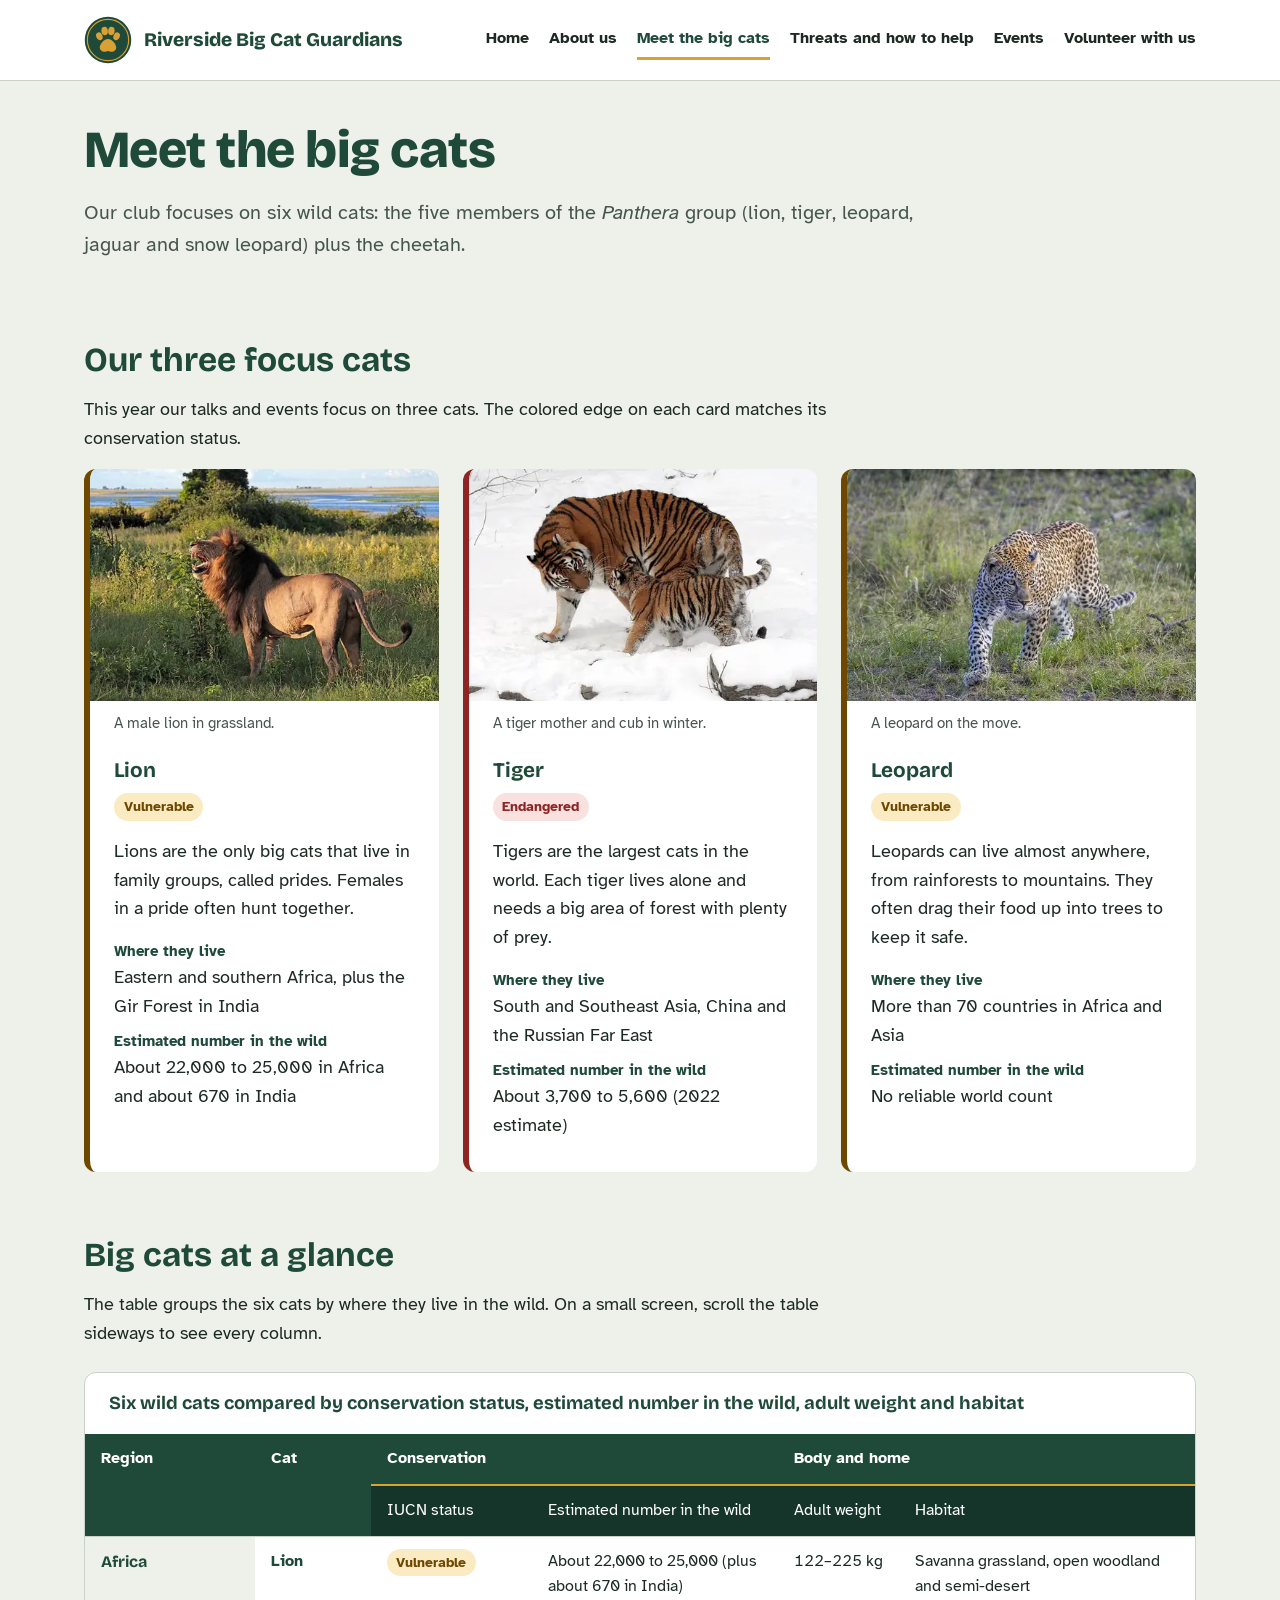
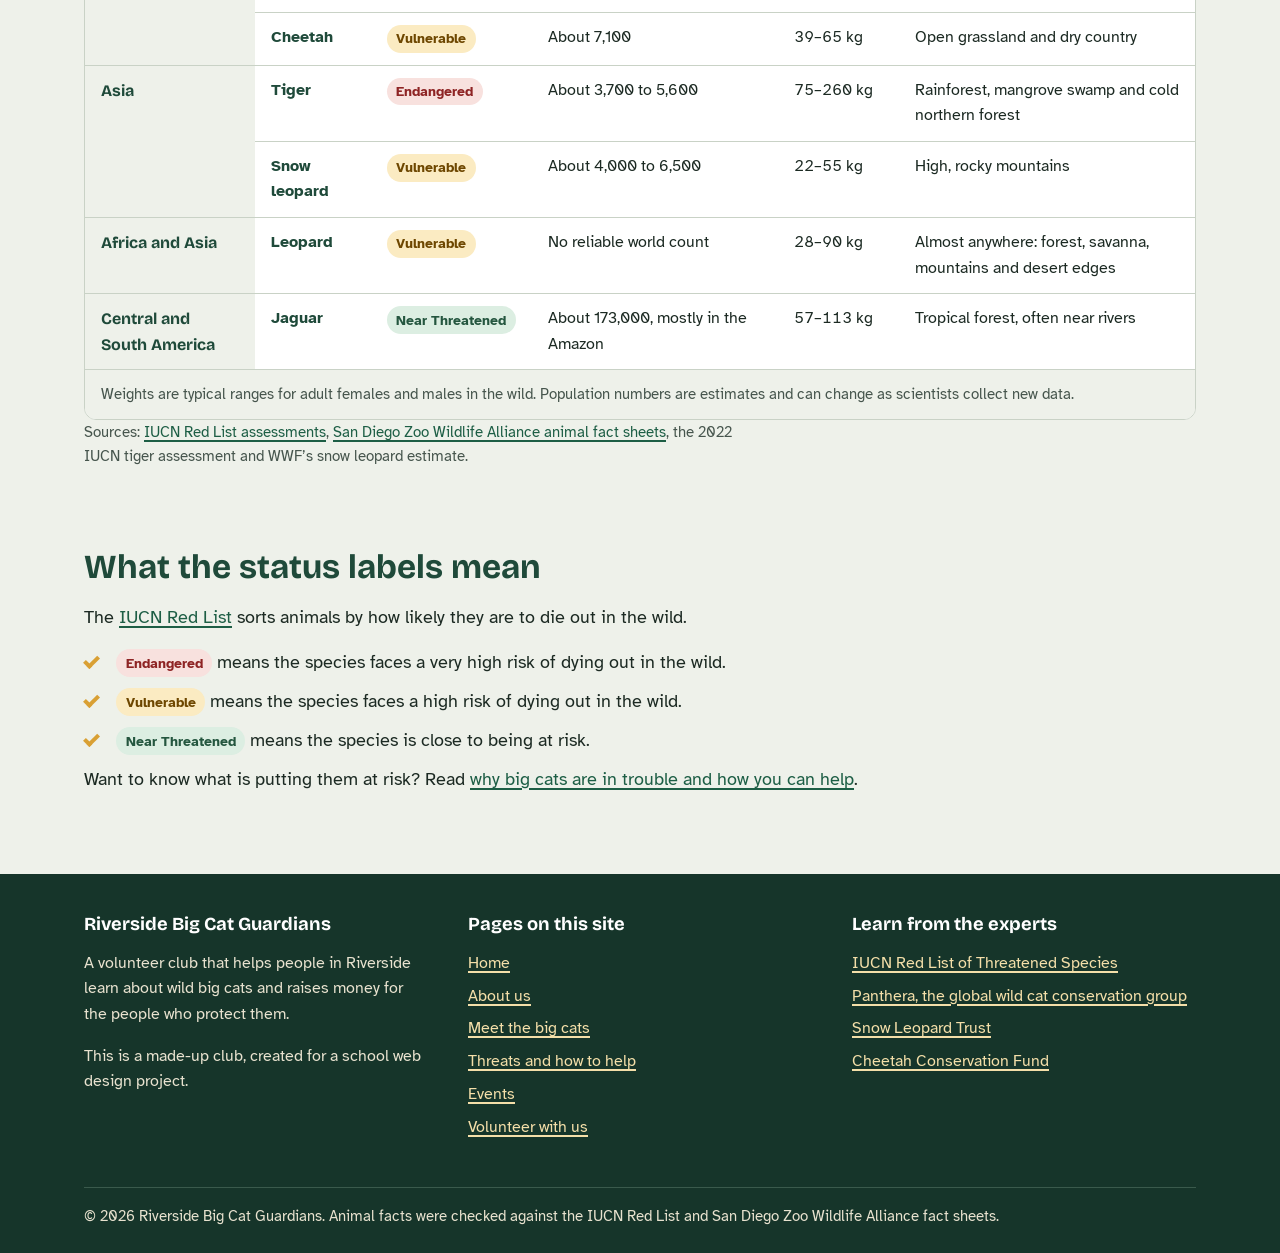
<file: final-project/big-cats.html>
<!DOCTYPE html>
<html lang="en">
<head>
  <!-- ===== Page information for browsers and search engines ===== -->
  <meta charset="UTF-8">
  <meta name="viewport" content="width=device-width, initial-scale=1.0">
  <title>Meet the big cats | Riverside Big Cat Guardians</title>
  <meta name="description" content="Facts about lions, tigers, leopards, cheetahs, jaguars and snow leopards: conservation status, how many are left in the wild, weight and habitat.">
  <meta name="keywords" content="big cats, lions, tigers, leopards, cheetahs, jaguars, snow leopards, wildlife conservation, volunteer, Riverside">
  <meta name="author" content="Riverside Big Cat Guardians">
  <meta name="robots" content="index, follow">
  <meta name="theme-color" content="#1F4A3A">
  <link rel="canonical" href="https://dyyuyyyt-oss.github.io/LM-F-work/final-project/big-cats.html">

  <!-- Preview card when the page is shared on social media -->
  <meta property="og:type" content="website">
  <meta property="og:site_name" content="Riverside Big Cat Guardians">
  <meta property="og:title" content="Meet the big cats | Riverside Big Cat Guardians">
  <meta property="og:description" content="Facts about lions, tigers, leopards, cheetahs, jaguars and snow leopards: conservation status, how many are left in the wild, weight and habitat.">
  <meta property="og:url" content="https://dyyuyyyt-oss.github.io/LM-F-work/final-project/big-cats.html">
  <meta property="og:image" content="https://dyyuyyyt-oss.github.io/LM-F-work/final-project/images/lion.jpg">
  <meta property="og:image:alt" content="A male lion calling out in tall grass">

  <!-- Icon, fonts and the shared stylesheet -->
  <link rel="icon" href="images/logo.svg" type="image/svg+xml">
  <link rel="preconnect" href="https://fonts.googleapis.com">
  <link rel="preconnect" href="https://fonts.gstatic.com" crossorigin>
  <link rel="stylesheet" href="https://fonts.googleapis.com/css2?family=Atkinson+Hyperlegible:ital,wght@0,400;0,700;1,400&family=Bricolage+Grotesque:opsz,wght@12..96,700;12..96,800&display=swap">
  <link rel="stylesheet" href="css/style.css">
</head>
<body>
  <a class="skip-link" href="#main">Skip to main content</a>

  <!-- ===== Site header: logo and main navigation (same on every page) ===== -->
  <header class="site-header">
    <div class="container header-inner">
      <a class="brand" href="index.html">
        <img src="images/logo.svg" alt="" width="48" height="48">
        <span class="brand-name">Riverside Big Cat Guardians</span>
      </a>
      <nav aria-label="Main">
        <ul class="nav-list">
          <li><a href="index.html">Home</a></li>
          <li><a href="about.html">About us</a></li>
          <li><a href="big-cats.html" aria-current="page">Meet the big cats</a></li>
          <li><a href="threats.html">Threats and how to help</a></li>
          <li><a href="events.html">Events</a></li>
          <li><a href="join.html">Volunteer with us</a></li>
        </ul>
      </nav>
    </div>
  </header>

  <!-- ===== Main content ===== -->
  <main id="main" class="container">

    <div class="page-intro">
      <h1>Meet the big cats</h1>
      <p class="lead">Our club focuses on six wild cats: the five members of the <i>Panthera</i> group (lion, tiger, leopard, jaguar and snow leopard) plus the cheetah.</p>
    </div>

    <!-- Species cards in a CSS grid -->
    <section class="section" aria-labelledby="focus-cats">
      <h2 id="focus-cats">Our three focus cats</h2>
      <p>This year our talks and events focus on three cats. The colored edge on each card matches its conservation status.</p>
      <div class="grid-3">
        <article class="species-card is-vulnerable">
          <figure>
            <picture>
            <source type="image/webp" srcset="images/lion-480.webp 480w, images/lion.webp 960w" sizes="(max-width: 52rem) 100vw, 33vw">
            <img src="images/lion.jpg" srcset="images/lion-480.jpg 480w, images/lion.jpg 960w" sizes="(max-width: 52rem) 100vw, 33vw" width="960" height="640" alt="A male lion roaring in tall green grass" loading="lazy" decoding="async">
          </picture>
            <figcaption>A male lion in grassland.</figcaption>
          </figure>
          <div class="species-card-body">
            <h3>Lion</h3>
            <p><span class="badge badge-vulnerable">Vulnerable</span></p>
            <p>Lions are the only big cats that live in family groups, called prides. Females in a pride often hunt together.</p>
            <dl class="fact-list">
              <dt>Where they live</dt>
              <dd>Eastern and southern Africa, plus the Gir Forest in India</dd>
              <dt>Estimated number in the wild</dt>
              <dd>About 22,000 to 25,000 in Africa and about 670 in India</dd>
            </dl>
          </div>
        </article>
        <article class="species-card is-endangered">
          <figure>
            <picture>
            <source type="image/webp" srcset="images/tiger-480.webp 480w, images/tiger.webp 960w" sizes="(max-width: 52rem) 100vw, 33vw">
            <img src="images/tiger.jpg" srcset="images/tiger-480.jpg 480w, images/tiger.jpg 960w" sizes="(max-width: 52rem) 100vw, 33vw" width="960" height="651" alt="A tiger and her cub walking together in the snow" loading="lazy" decoding="async">
          </picture>
            <figcaption>A tiger mother and cub in winter.</figcaption>
          </figure>
          <div class="species-card-body">
            <h3>Tiger</h3>
            <p><span class="badge badge-endangered">Endangered</span></p>
            <p>Tigers are the largest cats in the world. Each tiger lives alone and needs a big area of forest with plenty of prey.</p>
            <dl class="fact-list">
              <dt>Where they live</dt>
              <dd>South and Southeast Asia, China and the Russian Far East</dd>
              <dt>Estimated number in the wild</dt>
              <dd>About 3,700 to 5,600 (2022 estimate)</dd>
            </dl>
          </div>
        </article>
        <article class="species-card is-vulnerable">
          <figure>
            <picture>
            <source type="image/webp" srcset="images/leopard-480.webp 480w, images/leopard.webp 960w" sizes="(max-width: 52rem) 100vw, 33vw">
            <img src="images/leopard.jpg" srcset="images/leopard-480.jpg 480w, images/leopard.jpg 960w" sizes="(max-width: 52rem) 100vw, 33vw" width="960" height="640" alt="A spotted leopard walking through grass toward the camera" loading="lazy" decoding="async">
          </picture>
            <figcaption>A leopard on the move.</figcaption>
          </figure>
          <div class="species-card-body">
            <h3>Leopard</h3>
            <p><span class="badge badge-vulnerable">Vulnerable</span></p>
            <p>Leopards can live almost anywhere, from rainforests to mountains. They often drag their food up into trees to keep it safe.</p>
            <dl class="fact-list">
              <dt>Where they live</dt>
              <dd>More than 70 countries in Africa and Asia</dd>
              <dt>Estimated number in the wild</dt>
              <dd>No reliable world count</dd>
            </dl>
          </div>
        </article>
      </div>
    </section>

    <!-- Complex table: two header rows, column groups and row groups -->
    <section class="section" aria-labelledby="at-a-glance">
      <h2 id="at-a-glance">Big cats at a glance</h2>
      <p>The table groups the six cats by where they live in the wild. On a small screen, scroll the table sideways to see every column.</p>
      <div class="table-wrap" role="region" aria-labelledby="species-caption" tabindex="0">
        <table class="data-table">
          <caption id="species-caption">Six wild cats compared by conservation status, estimated number in the wild, adult weight and habitat</caption>
          <colgroup>
            <col>
            <col>
          </colgroup>
          <colgroup span="2"></colgroup>
          <colgroup span="2"></colgroup>
          <thead>
            <tr>
              <th scope="col" rowspan="2">Region</th>
              <th scope="col" rowspan="2">Cat</th>
              <th scope="colgroup" colspan="2">Conservation</th>
              <th scope="colgroup" colspan="2">Body and home</th>
            </tr>
            <tr>
              <th scope="col">IUCN status</th>
              <th scope="col">Estimated number in the wild</th>
              <th scope="col">Adult weight</th>
              <th scope="col">Habitat</th>
            </tr>
          </thead>
          <tbody>
            <tr>
              <th scope="rowgroup" rowspan="2">Africa</th>
              <th scope="row">Lion</th>
              <td><span class="badge badge-vulnerable">Vulnerable</span></td>
              <td>About 22,000 to 25,000 (plus about 670 in India)</td>
              <td class="num">122&ndash;225 kg</td>
              <td>Savanna grassland, open woodland and semi-desert</td>
            </tr>
            <tr>
              <th scope="row">Cheetah</th>
              <td><span class="badge badge-vulnerable">Vulnerable</span></td>
              <td>About 7,100</td>
              <td class="num">39&ndash;65 kg</td>
              <td>Open grassland and dry country</td>
            </tr>
          </tbody>
          <tbody>
            <tr>
              <th scope="rowgroup" rowspan="2">Asia</th>
              <th scope="row">Tiger</th>
              <td><span class="badge badge-endangered">Endangered</span></td>
              <td>About 3,700 to 5,600</td>
              <td class="num">75&ndash;260 kg</td>
              <td>Rainforest, mangrove swamp and cold northern forest</td>
            </tr>
            <tr>
              <th scope="row">Snow leopard</th>
              <td><span class="badge badge-vulnerable">Vulnerable</span></td>
              <td>About 4,000 to 6,500</td>
              <td class="num">22&ndash;55 kg</td>
              <td>High, rocky mountains</td>
            </tr>
          </tbody>
          <tbody>
            <tr>
              <th scope="rowgroup">Africa and Asia</th>
              <th scope="row">Leopard</th>
              <td><span class="badge badge-vulnerable">Vulnerable</span></td>
              <td>No reliable world count</td>
              <td class="num">28&ndash;90 kg</td>
              <td>Almost anywhere: forest, savanna, mountains and desert edges</td>
            </tr>
          </tbody>
          <tbody>
            <tr>
              <th scope="rowgroup">Central and South America</th>
              <th scope="row">Jaguar</th>
              <td><span class="badge badge-near">Near Threatened</span></td>
              <td>About 173,000, mostly in the Amazon</td>
              <td class="num">57&ndash;113 kg</td>
              <td>Tropical forest, often near rivers</td>
            </tr>
          </tbody>
          <tfoot>
            <tr>
              <td colspan="6">Weights are typical ranges for adult females and males in the wild. Population numbers are estimates and can change as scientists collect new data.</td>
            </tr>
          </tfoot>
        </table>
      </div>
      <p class="source-note">Sources: <a href="https://www.iucnredlist.org/" target="_blank" rel="noopener">IUCN Red List assessments<span class="visually-hidden"> (opens in a new tab)</span></a>, <a href="https://ielc.libguides.com/sdzg/factsheets/lions" target="_blank" rel="noopener">San Diego Zoo Wildlife Alliance animal fact sheets<span class="visually-hidden"> (opens in a new tab)</span></a>, the 2022 IUCN tiger assessment and WWF&rsquo;s snow leopard estimate.</p>
    </section>

    <section class="section" aria-labelledby="what-status-means">
      <h2 id="what-status-means">What the status labels mean</h2>
      <p>The <a href="https://www.iucnredlist.org/" target="_blank" rel="noopener">IUCN Red List<span class="visually-hidden"> (opens in a new tab)</span></a> sorts animals by how likely they are to die out in the wild.</p>
      <ul class="check-list">
        <li><span class="badge badge-endangered">Endangered</span> means the species faces a very high risk of dying out in the wild.</li>
        <li><span class="badge badge-vulnerable">Vulnerable</span> means the species faces a high risk of dying out in the wild.</li>
        <li><span class="badge badge-near">Near Threatened</span> means the species is close to being at risk.</li>
      </ul>
      <p>Want to know what is putting them at risk? Read <a href="threats.html">why big cats are in trouble and how you can help</a>.</p>
    </section>
  </main>

  <!-- ===== Site footer (same on every page) ===== -->
  <footer class="site-footer">
    <div class="container footer-grid">
      <section aria-labelledby="footer-about">
        <h2 id="footer-about">Riverside Big Cat Guardians</h2>
        <p>A volunteer club that helps people in Riverside learn about wild big cats and raises money for the people who protect them.</p>
        <p>This is a made-up club, created for a school web design project.</p>
      </section>
      <nav aria-labelledby="footer-pages">
        <h2 id="footer-pages">Pages on this site</h2>
        <ul>
            <li><a href="index.html">Home</a></li>
            <li><a href="about.html">About us</a></li>
            <li><a href="big-cats.html">Meet the big cats</a></li>
            <li><a href="threats.html">Threats and how to help</a></li>
            <li><a href="events.html">Events</a></li>
            <li><a href="join.html">Volunteer with us</a></li>
        </ul>
      </nav>
      <section aria-labelledby="footer-experts">
        <h2 id="footer-experts">Learn from the experts</h2>
        <ul>
          <li><a href="https://www.iucnredlist.org/" target="_blank" rel="noopener">IUCN Red List of Threatened Species<span class="visually-hidden"> (opens in a new tab)</span></a></li>
          <li><a href="https://panthera.org/" target="_blank" rel="noopener">Panthera, the global wild cat conservation group<span class="visually-hidden"> (opens in a new tab)</span></a></li>
          <li><a href="https://snowleopard.org/" target="_blank" rel="noopener">Snow Leopard Trust<span class="visually-hidden"> (opens in a new tab)</span></a></li>
          <li><a href="https://cheetah.org/" target="_blank" rel="noopener">Cheetah Conservation Fund<span class="visually-hidden"> (opens in a new tab)</span></a></li>
        </ul>
      </section>
    </div>
    <div class="container footer-bottom">
      <p>&copy; 2026 Riverside Big Cat Guardians. Animal facts were checked against the IUCN Red List and San Diego Zoo Wildlife Alliance fact sheets.</p>
    </div>
  </footer>
</body>
</html>
</file>
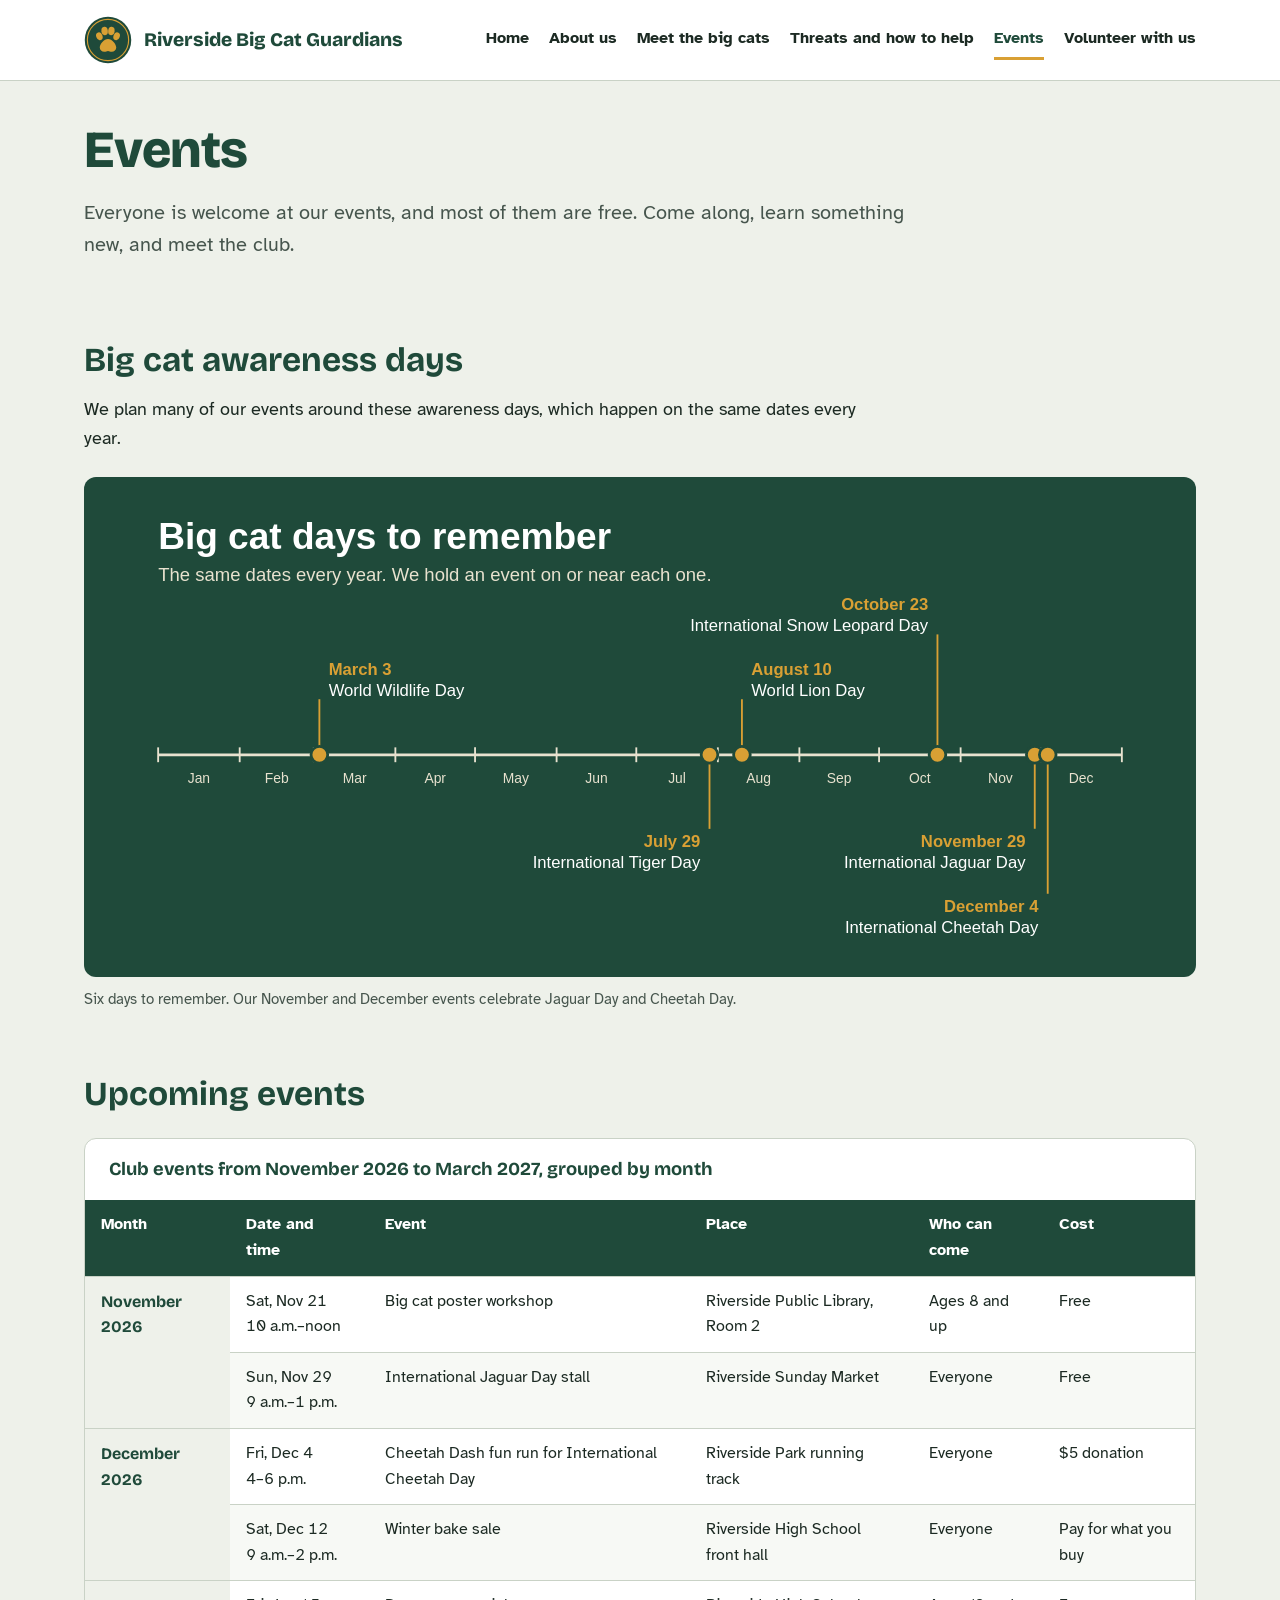
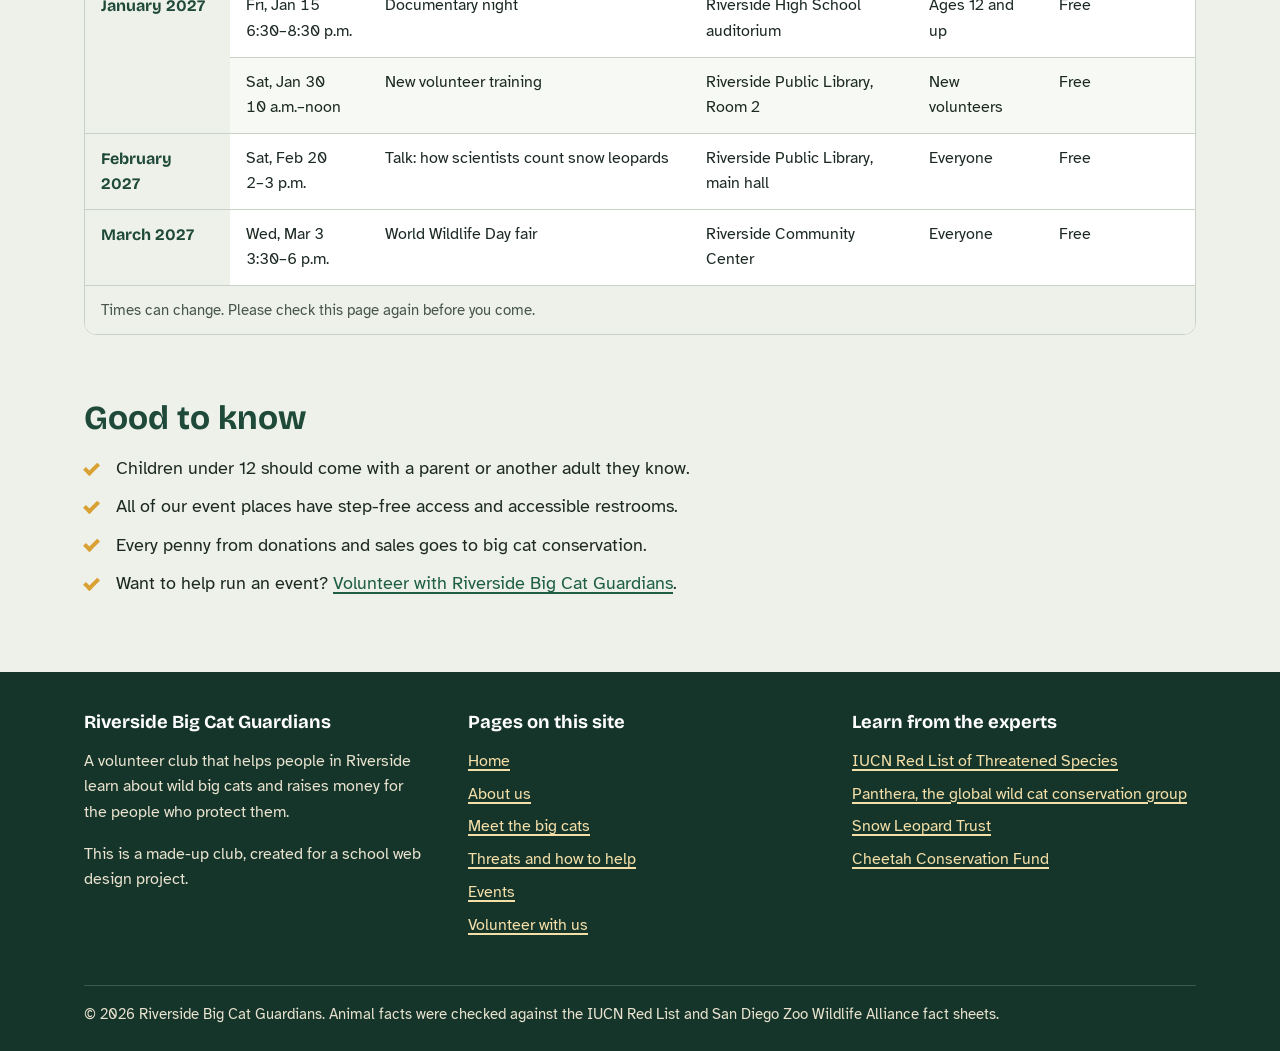
<file: final-project/events.html>
<!DOCTYPE html>
<html lang="en">
<head>
  <!-- ===== Page information for browsers and search engines ===== -->
  <meta charset="UTF-8">
  <meta name="viewport" content="width=device-width, initial-scale=1.0">
  <title>Events | Riverside Big Cat Guardians</title>
  <meta name="description" content="Upcoming Riverside Big Cat Guardians events: poster workshops, International Jaguar Day and Cheetah Day activities, bake sales, talks and volunteer training.">
  <meta name="keywords" content="big cats, lions, tigers, leopards, cheetahs, jaguars, snow leopards, wildlife conservation, volunteer, Riverside">
  <meta name="author" content="Riverside Big Cat Guardians">
  <meta name="robots" content="index, follow">
  <meta name="theme-color" content="#1F4A3A">
  <link rel="canonical" href="https://dyyuyyyt-oss.github.io/LM-F-work/final-project/events.html">

  <!-- Preview card when the page is shared on social media -->
  <meta property="og:type" content="website">
  <meta property="og:site_name" content="Riverside Big Cat Guardians">
  <meta property="og:title" content="Events | Riverside Big Cat Guardians">
  <meta property="og:description" content="Upcoming Riverside Big Cat Guardians events: poster workshops, International Jaguar Day and Cheetah Day activities, bake sales, talks and volunteer training.">
  <meta property="og:url" content="https://dyyuyyyt-oss.github.io/LM-F-work/final-project/events.html">
  <meta property="og:image" content="https://dyyuyyyt-oss.github.io/LM-F-work/final-project/images/lion.jpg">
  <meta property="og:image:alt" content="A male lion calling out in tall grass">

  <!-- Icon, fonts and the shared stylesheet -->
  <link rel="icon" href="images/logo.svg" type="image/svg+xml">
  <link rel="preconnect" href="https://fonts.googleapis.com">
  <link rel="preconnect" href="https://fonts.gstatic.com" crossorigin>
  <link rel="stylesheet" href="https://fonts.googleapis.com/css2?family=Atkinson+Hyperlegible:ital,wght@0,400;0,700;1,400&family=Bricolage+Grotesque:opsz,wght@12..96,700;12..96,800&display=swap">
  <link rel="stylesheet" href="css/style.css">
</head>
<body>
  <a class="skip-link" href="#main">Skip to main content</a>

  <!-- ===== Site header: logo and main navigation (same on every page) ===== -->
  <header class="site-header">
    <div class="container header-inner">
      <a class="brand" href="index.html">
        <img src="images/logo.svg" alt="" width="48" height="48">
        <span class="brand-name">Riverside Big Cat Guardians</span>
      </a>
      <nav aria-label="Main">
        <ul class="nav-list">
          <li><a href="index.html">Home</a></li>
          <li><a href="about.html">About us</a></li>
          <li><a href="big-cats.html">Meet the big cats</a></li>
          <li><a href="threats.html">Threats and how to help</a></li>
          <li><a href="events.html" aria-current="page">Events</a></li>
          <li><a href="join.html">Volunteer with us</a></li>
        </ul>
      </nav>
    </div>
  </header>

  <!-- ===== Main content ===== -->
  <main id="main" class="container">

    <div class="page-intro">
      <h1>Events</h1>
      <p class="lead">Everyone is welcome at our events, and most of them are free. Come along, learn something new, and meet the club.</p>
    </div>

    <section class="section" aria-labelledby="awareness-days">
      <h2 id="awareness-days">Big cat awareness days</h2>
      <p>We plan many of our events around these awareness days, which happen on the same dates every year.</p>
      <figure class="wide-figure">
        <img src="images/awareness-days.svg" width="1200" height="540" loading="lazy" alt="Timeline of big cat awareness days: March 3, World Wildlife Day; July 29, International Tiger Day; August 10, World Lion Day; October 23, International Snow Leopard Day; November 29, International Jaguar Day; December 4, International Cheetah Day.">
        <figcaption>Six days to remember. Our November and December events celebrate Jaguar Day and Cheetah Day.</figcaption>
      </figure>
    </section>

    <!-- Complex table: events grouped by month with rowspan -->
    <section class="section" aria-labelledby="upcoming">
      <h2 id="upcoming">Upcoming events</h2>
      <div class="table-wrap" role="region" aria-labelledby="events-caption" tabindex="0">
        <table class="data-table striped">
          <caption id="events-caption">Club events from November 2026 to March 2027, grouped by month</caption>
          <thead>
            <tr>
              <th scope="col">Month</th>
              <th scope="col">Date and time</th>
              <th scope="col">Event</th>
              <th scope="col">Place</th>
              <th scope="col">Who can come</th>
              <th scope="col">Cost</th>
            </tr>
          </thead>
          <tbody>
            <tr>
              <th scope="rowgroup" rowspan="2">November 2026</th>
              <td class="num">Sat, Nov 21<br>10 a.m.&ndash;noon</td>
              <td>Big cat poster workshop</td>
              <td>Riverside Public Library, Room 2</td>
              <td>Ages 8 and up</td>
              <td>Free</td>
            </tr>
            <tr>
              <td class="num">Sun, Nov 29<br>9 a.m.&ndash;1 p.m.</td>
              <td>International Jaguar Day stall</td>
              <td>Riverside Sunday Market</td>
              <td>Everyone</td>
              <td>Free</td>
            </tr>
          </tbody>
          <tbody>
            <tr>
              <th scope="rowgroup" rowspan="2">December 2026</th>
              <td class="num">Fri, Dec 4<br>4&ndash;6 p.m.</td>
              <td>Cheetah Dash fun run for International Cheetah Day</td>
              <td>Riverside Park running track</td>
              <td>Everyone</td>
              <td>$5 donation</td>
            </tr>
            <tr>
              <td class="num">Sat, Dec 12<br>9 a.m.&ndash;2 p.m.</td>
              <td>Winter bake sale</td>
              <td>Riverside High School front hall</td>
              <td>Everyone</td>
              <td>Pay for what you buy</td>
            </tr>
          </tbody>
          <tbody>
            <tr>
              <th scope="rowgroup" rowspan="2">January 2027</th>
              <td class="num">Fri, Jan 15<br>6:30&ndash;8:30 p.m.</td>
              <td>Documentary night</td>
              <td>Riverside High School auditorium</td>
              <td>Ages 12 and up</td>
              <td>Free</td>
            </tr>
            <tr>
              <td class="num">Sat, Jan 30<br>10 a.m.&ndash;noon</td>
              <td>New volunteer training</td>
              <td>Riverside Public Library, Room 2</td>
              <td>New volunteers</td>
              <td>Free</td>
            </tr>
          </tbody>
          <tbody>
            <tr>
              <th scope="rowgroup" rowspan="1">February 2027</th>
              <td class="num">Sat, Feb 20<br>2&ndash;3 p.m.</td>
              <td>Talk: how scientists count snow leopards</td>
              <td>Riverside Public Library, main hall</td>
              <td>Everyone</td>
              <td>Free</td>
            </tr>
          </tbody>
          <tbody>
            <tr>
              <th scope="rowgroup" rowspan="1">March 2027</th>
              <td class="num">Wed, Mar 3<br>3:30&ndash;6 p.m.</td>
              <td>World Wildlife Day fair</td>
              <td>Riverside Community Center</td>
              <td>Everyone</td>
              <td>Free</td>
            </tr>
          </tbody>
          <tfoot>
            <tr>
              <td colspan="6">Times can change. Please check this page again before you come.</td>
            </tr>
          </tfoot>
        </table>
      </div>
    </section>

    <section class="section" aria-labelledby="good-to-know">
      <h2 id="good-to-know">Good to know</h2>
      <ul class="check-list">
        <li>Children under 12 should come with a parent or another adult they know.</li>
        <li>All of our event places have step-free access and accessible restrooms.</li>
        <li>Every penny from donations and sales goes to big cat conservation.</li>
        <li>Want to help run an event? <a href="join.html">Volunteer with Riverside Big Cat Guardians</a>.</li>
      </ul>
    </section>
  </main>

  <!-- ===== Site footer (same on every page) ===== -->
  <footer class="site-footer">
    <div class="container footer-grid">
      <section aria-labelledby="footer-about">
        <h2 id="footer-about">Riverside Big Cat Guardians</h2>
        <p>A volunteer club that helps people in Riverside learn about wild big cats and raises money for the people who protect them.</p>
        <p>This is a made-up club, created for a school web design project.</p>
      </section>
      <nav aria-labelledby="footer-pages">
        <h2 id="footer-pages">Pages on this site</h2>
        <ul>
            <li><a href="index.html">Home</a></li>
            <li><a href="about.html">About us</a></li>
            <li><a href="big-cats.html">Meet the big cats</a></li>
            <li><a href="threats.html">Threats and how to help</a></li>
            <li><a href="events.html">Events</a></li>
            <li><a href="join.html">Volunteer with us</a></li>
        </ul>
      </nav>
      <section aria-labelledby="footer-experts">
        <h2 id="footer-experts">Learn from the experts</h2>
        <ul>
          <li><a href="https://www.iucnredlist.org/" target="_blank" rel="noopener">IUCN Red List of Threatened Species<span class="visually-hidden"> (opens in a new tab)</span></a></li>
          <li><a href="https://panthera.org/" target="_blank" rel="noopener">Panthera, the global wild cat conservation group<span class="visually-hidden"> (opens in a new tab)</span></a></li>
          <li><a href="https://snowleopard.org/" target="_blank" rel="noopener">Snow Leopard Trust<span class="visually-hidden"> (opens in a new tab)</span></a></li>
          <li><a href="https://cheetah.org/" target="_blank" rel="noopener">Cheetah Conservation Fund<span class="visually-hidden"> (opens in a new tab)</span></a></li>
        </ul>
      </section>
    </div>
    <div class="container footer-bottom">
      <p>&copy; 2026 Riverside Big Cat Guardians. Animal facts were checked against the IUCN Red List and San Diego Zoo Wildlife Alliance fact sheets.</p>
    </div>
  </footer>
</body>
</html>
</file>
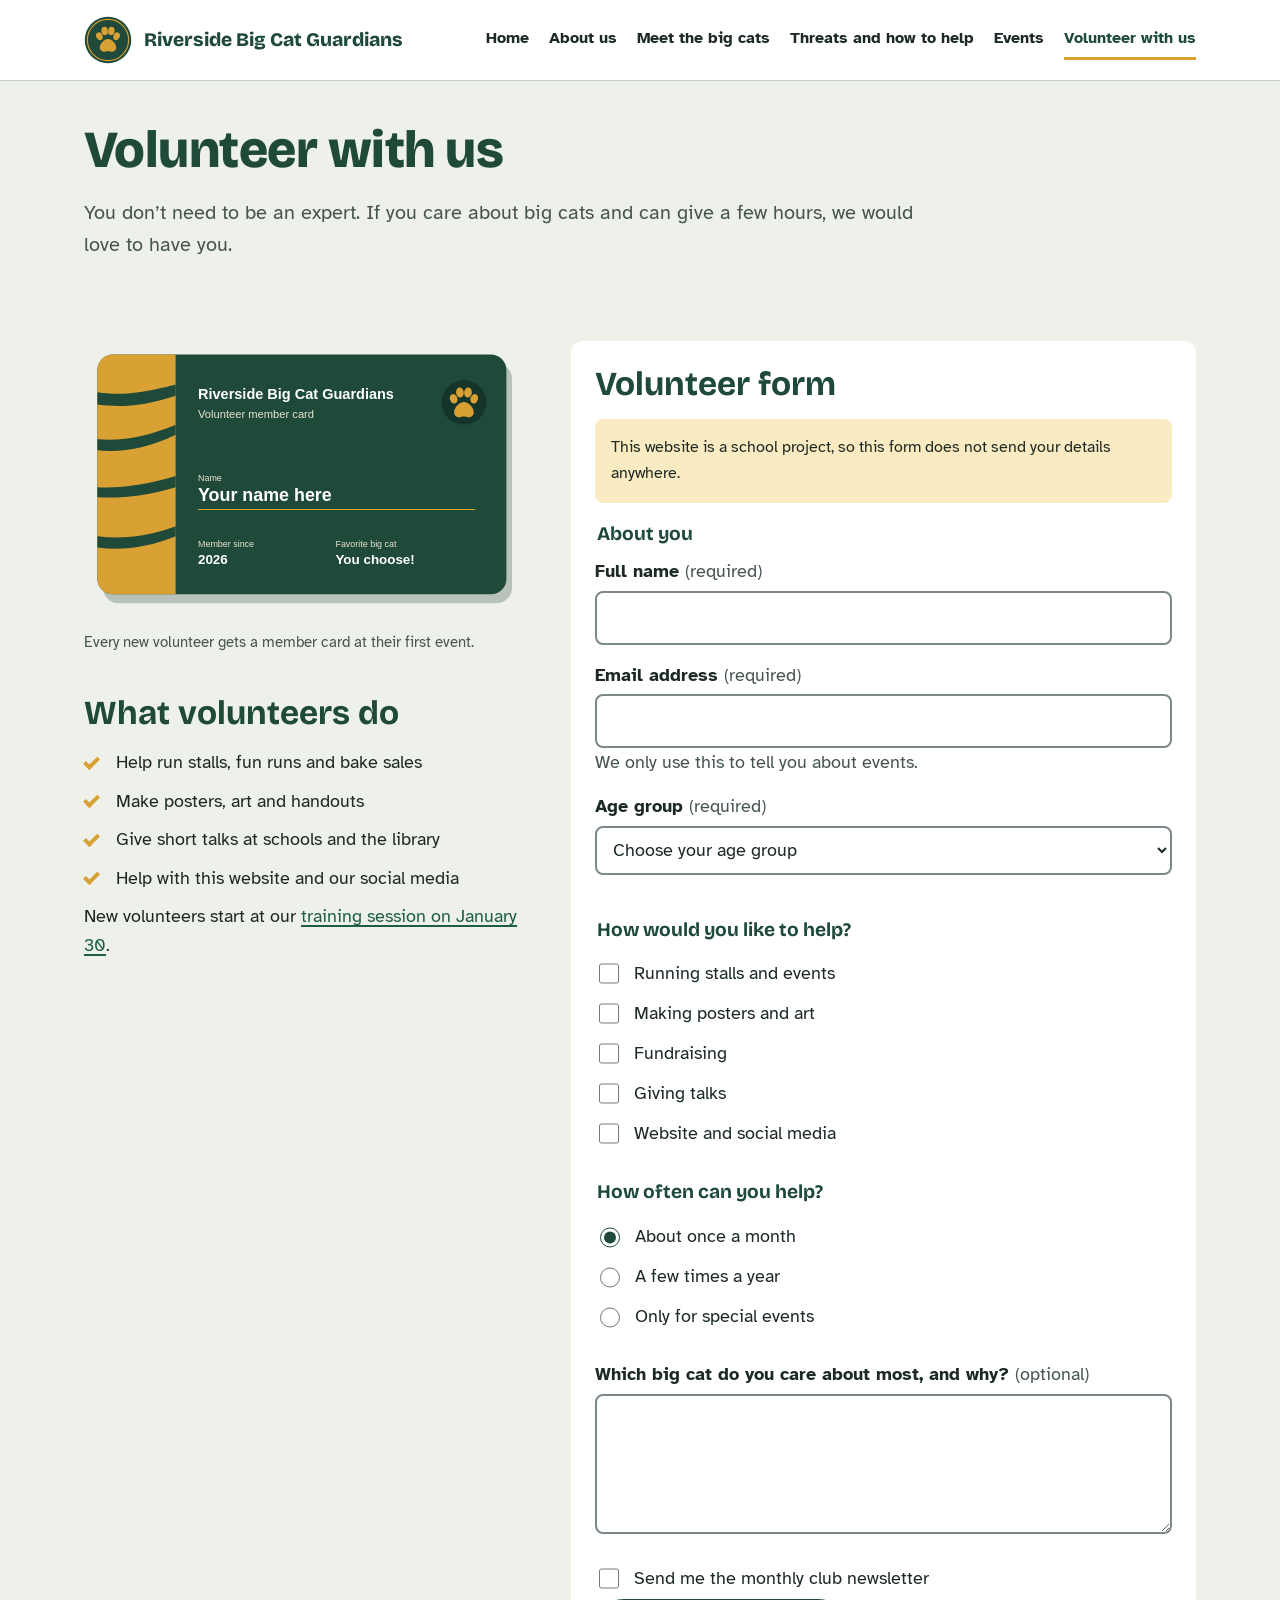
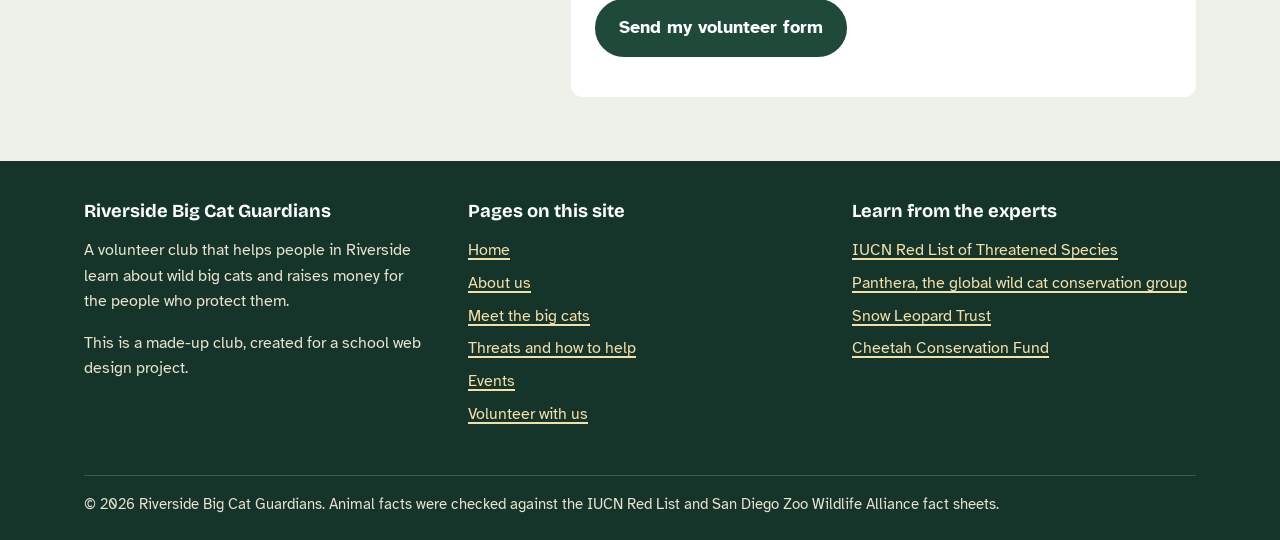
<file: final-project/join.html>
<!DOCTYPE html>
<html lang="en">
<head>
  <!-- ===== Page information for browsers and search engines ===== -->
  <meta charset="UTF-8">
  <meta name="viewport" content="width=device-width, initial-scale=1.0">
  <title>Volunteer with us | Riverside Big Cat Guardians</title>
  <meta name="description" content="Become a volunteer with Riverside Big Cat Guardians. Help run events, make posters, give talks and raise money for big cat conservation.">
  <meta name="keywords" content="big cats, lions, tigers, leopards, cheetahs, jaguars, snow leopards, wildlife conservation, volunteer, Riverside">
  <meta name="author" content="Riverside Big Cat Guardians">
  <meta name="robots" content="index, follow">
  <meta name="theme-color" content="#1F4A3A">
  <link rel="canonical" href="https://dyyuyyyt-oss.github.io/LM-F-work/final-project/join.html">

  <!-- Preview card when the page is shared on social media -->
  <meta property="og:type" content="website">
  <meta property="og:site_name" content="Riverside Big Cat Guardians">
  <meta property="og:title" content="Volunteer with us | Riverside Big Cat Guardians">
  <meta property="og:description" content="Become a volunteer with Riverside Big Cat Guardians. Help run events, make posters, give talks and raise money for big cat conservation.">
  <meta property="og:url" content="https://dyyuyyyt-oss.github.io/LM-F-work/final-project/join.html">
  <meta property="og:image" content="https://dyyuyyyt-oss.github.io/LM-F-work/final-project/images/lion.jpg">
  <meta property="og:image:alt" content="A male lion calling out in tall grass">

  <!-- Icon, fonts and the shared stylesheet -->
  <link rel="icon" href="images/logo.svg" type="image/svg+xml">
  <link rel="preconnect" href="https://fonts.googleapis.com">
  <link rel="preconnect" href="https://fonts.gstatic.com" crossorigin>
  <link rel="stylesheet" href="https://fonts.googleapis.com/css2?family=Atkinson+Hyperlegible:ital,wght@0,400;0,700;1,400&family=Bricolage+Grotesque:opsz,wght@12..96,700;12..96,800&display=swap">
  <link rel="stylesheet" href="css/style.css">
</head>
<body>
  <a class="skip-link" href="#main">Skip to main content</a>

  <!-- ===== Site header: logo and main navigation (same on every page) ===== -->
  <header class="site-header">
    <div class="container header-inner">
      <a class="brand" href="index.html">
        <img src="images/logo.svg" alt="" width="48" height="48">
        <span class="brand-name">Riverside Big Cat Guardians</span>
      </a>
      <nav aria-label="Main">
        <ul class="nav-list">
          <li><a href="index.html">Home</a></li>
          <li><a href="about.html">About us</a></li>
          <li><a href="big-cats.html">Meet the big cats</a></li>
          <li><a href="threats.html">Threats and how to help</a></li>
          <li><a href="events.html">Events</a></li>
          <li><a href="join.html" aria-current="page">Volunteer with us</a></li>
        </ul>
      </nav>
    </div>
  </header>

  <!-- ===== Main content ===== -->
  <main id="main" class="container">

    <div class="page-intro">
      <h1>Volunteer with us</h1>
      <p class="lead">You don&rsquo;t need to be an expert. If you care about big cats and can give a few hours, we would love to have you.</p>
    </div>

    <div class="section split">
      <!-- Left column: what volunteers do -->
      <section aria-labelledby="volunteer-do">
        <figure>
          <img src="images/member-card.svg" width="800" height="500" loading="lazy" alt="Sample Riverside Big Cat Guardians volunteer member card, with a gold paw print and space for your name.">
          <figcaption>Every new volunteer gets a member card at their first event.</figcaption>
        </figure>
        <h2 id="volunteer-do" class="spaced-heading">What volunteers do</h2>
        <ul class="check-list">
          <li>Help run stalls, fun runs and bake sales</li>
          <li>Make posters, art and handouts</li>
          <li>Give short talks at schools and the library</li>
          <li>Help with this website and our social media</li>
        </ul>
        <p>New volunteers start at our <a href="events.html#upcoming">training session on January 30</a>.</p>
      </section>

      <!-- Right column: volunteer form -->
      <section aria-labelledby="form-title">
        <form id="volunteer-form" class="volunteer-form" action="#" method="post">
          <h2 id="form-title">Volunteer form</h2>
          <p class="form-note">This website is a school project, so this form does not send your details anywhere.</p>

          <fieldset>
            <legend>About you</legend>
            <div class="field">
              <label for="full-name">Full name <span class="hint">(required)</span></label>
              <input type="text" id="full-name" name="full-name" autocomplete="name" required>
            </div>
            <div class="field">
              <label for="email">Email address <span class="hint">(required)</span></label>
              <input type="email" id="email" name="email" autocomplete="email" required aria-describedby="email-hint">
              <p id="email-hint" class="hint">We only use this to tell you about events.</p>
            </div>
            <div class="field">
              <label for="age-group">Age group <span class="hint">(required)</span></label>
              <select id="age-group" name="age-group" required>
                <option value="">Choose your age group</option>
                <option value="under-13">Under 13 (with a parent or guardian)</option>
                <option value="13-17">13 to 17</option>
                <option value="18-64">18 to 64</option>
                <option value="65-plus">65 and over</option>
              </select>
            </div>
          </fieldset>

          <fieldset>
            <legend>How would you like to help?</legend>
            <label class="choice"><input type="checkbox" name="help" value="events"> Running stalls and events</label>
            <label class="choice"><input type="checkbox" name="help" value="art"> Making posters and art</label>
            <label class="choice"><input type="checkbox" name="help" value="fundraising"> Fundraising</label>
            <label class="choice"><input type="checkbox" name="help" value="talks"> Giving talks</label>
            <label class="choice"><input type="checkbox" name="help" value="online"> Website and social media</label>
          </fieldset>

          <fieldset>
            <legend>How often can you help?</legend>
            <label class="choice"><input type="radio" name="how-often" value="monthly" checked> About once a month</label>
            <label class="choice"><input type="radio" name="how-often" value="few-times"> A few times a year</label>
            <label class="choice"><input type="radio" name="how-often" value="special"> Only for special events</label>
          </fieldset>

          <div class="field">
            <label for="favorite-cat">Which big cat do you care about most, and why? <span class="hint">(optional)</span></label>
            <textarea id="favorite-cat" name="favorite-cat" rows="4"></textarea>
          </div>

          <label class="choice"><input type="checkbox" name="newsletter" value="yes"> Send me the monthly club newsletter</label>

          <p><button type="submit" class="btn btn-primary">Send my volunteer form</button></p>
          <p id="form-status" class="form-status" role="status" hidden></p>
        </form>
      </section>
    </div>
  </main>

  <!-- ===== Site footer (same on every page) ===== -->
  <footer class="site-footer">
    <div class="container footer-grid">
      <section aria-labelledby="footer-about">
        <h2 id="footer-about">Riverside Big Cat Guardians</h2>
        <p>A volunteer club that helps people in Riverside learn about wild big cats and raises money for the people who protect them.</p>
        <p>This is a made-up club, created for a school web design project.</p>
      </section>
      <nav aria-labelledby="footer-pages">
        <h2 id="footer-pages">Pages on this site</h2>
        <ul>
            <li><a href="index.html">Home</a></li>
            <li><a href="about.html">About us</a></li>
            <li><a href="big-cats.html">Meet the big cats</a></li>
            <li><a href="threats.html">Threats and how to help</a></li>
            <li><a href="events.html">Events</a></li>
            <li><a href="join.html">Volunteer with us</a></li>
        </ul>
      </nav>
      <section aria-labelledby="footer-experts">
        <h2 id="footer-experts">Learn from the experts</h2>
        <ul>
          <li><a href="https://www.iucnredlist.org/" target="_blank" rel="noopener">IUCN Red List of Threatened Species<span class="visually-hidden"> (opens in a new tab)</span></a></li>
          <li><a href="https://panthera.org/" target="_blank" rel="noopener">Panthera, the global wild cat conservation group<span class="visually-hidden"> (opens in a new tab)</span></a></li>
          <li><a href="https://snowleopard.org/" target="_blank" rel="noopener">Snow Leopard Trust<span class="visually-hidden"> (opens in a new tab)</span></a></li>
          <li><a href="https://cheetah.org/" target="_blank" rel="noopener">Cheetah Conservation Fund<span class="visually-hidden"> (opens in a new tab)</span></a></li>
        </ul>
      </section>
    </div>
    <div class="container footer-bottom">
      <p>&copy; 2026 Riverside Big Cat Guardians. Animal facts were checked against the IUCN Red List and San Diego Zoo Wildlife Alliance fact sheets.</p>
    </div>
  </footer>
  <script src="js/volunteer-form.js"></script>
</body>
</html>
</file>
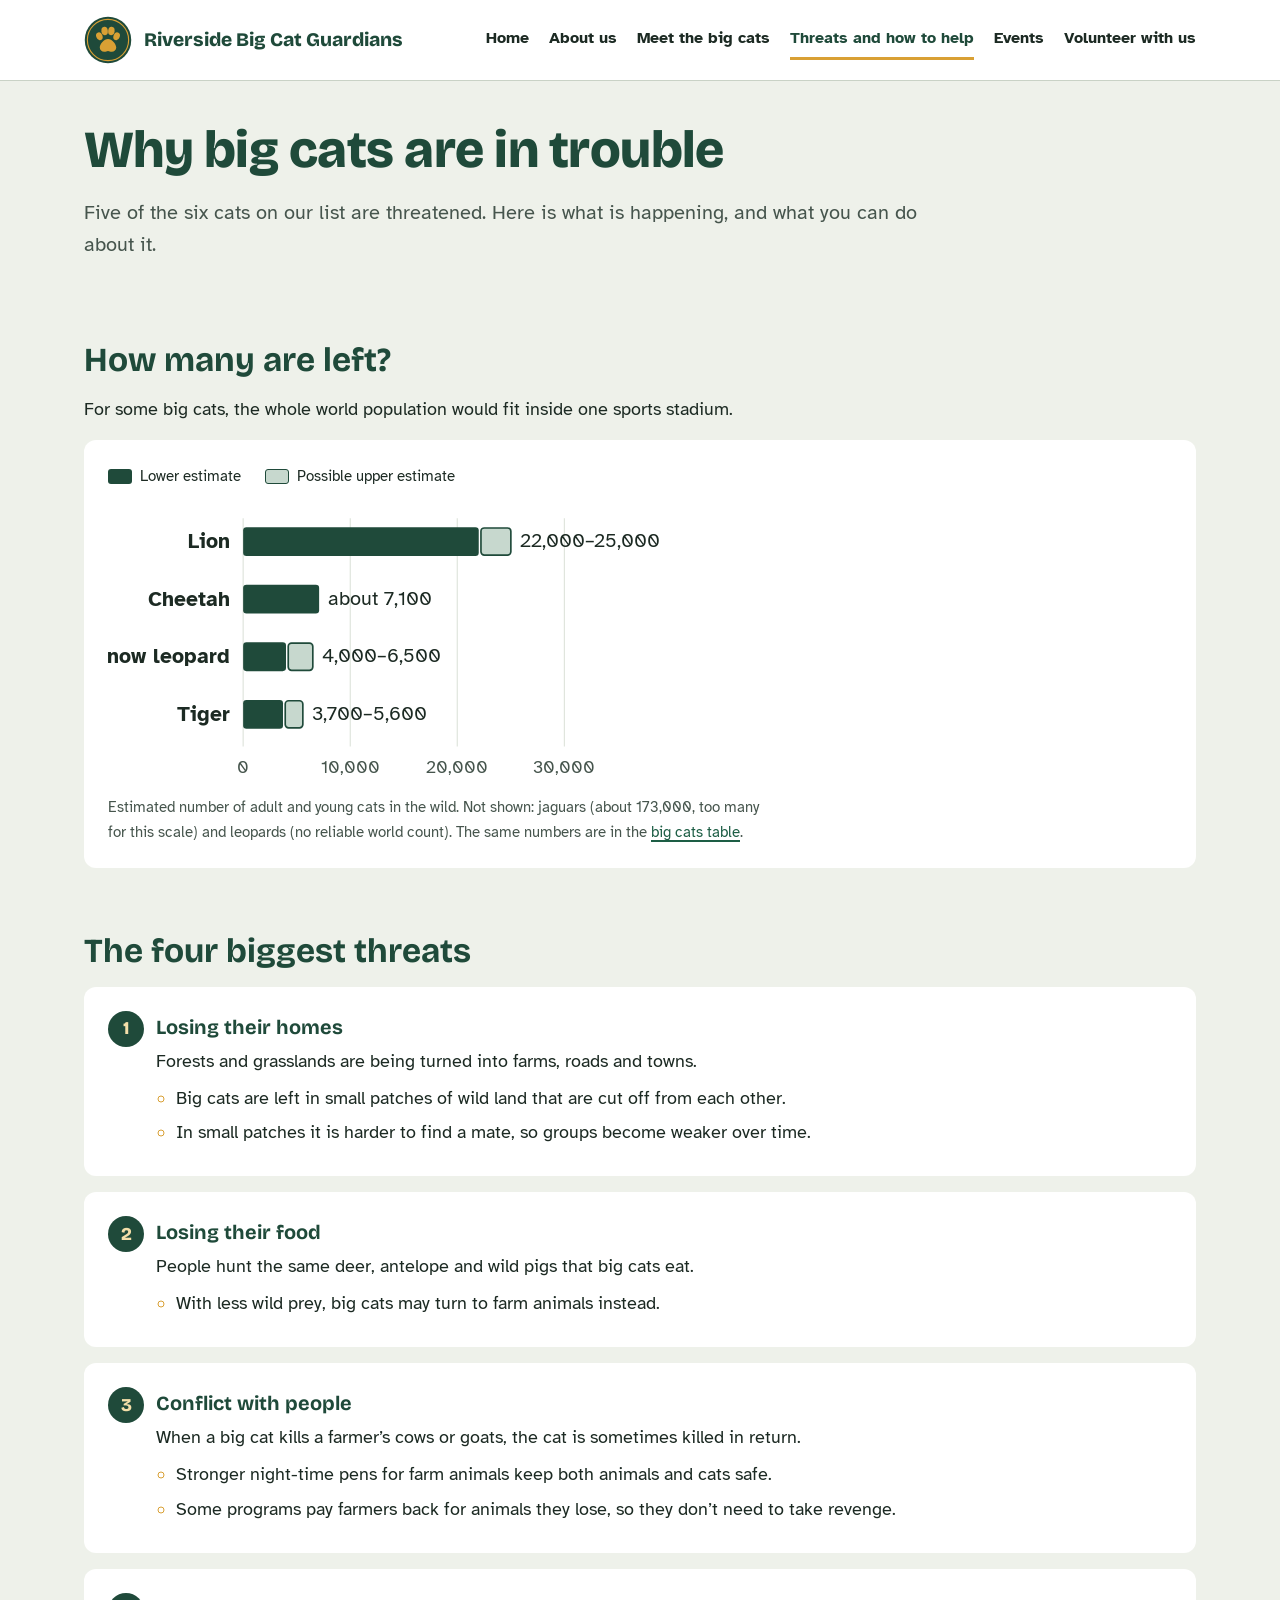
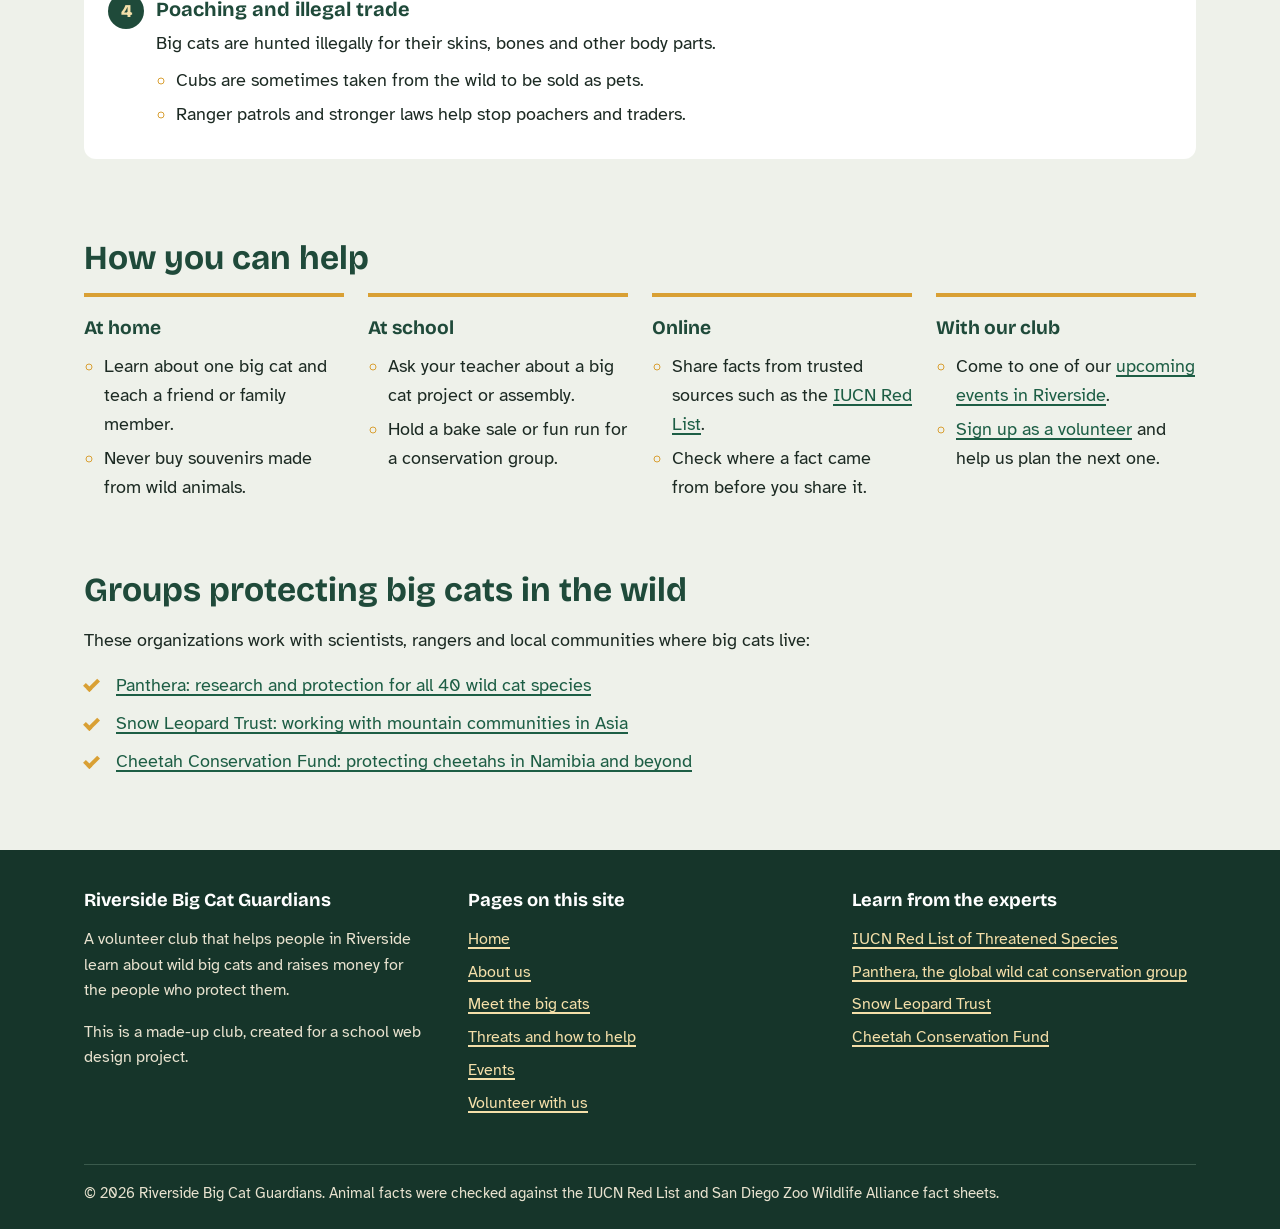
<file: final-project/threats.html>
<!DOCTYPE html>
<html lang="en">
<head>
  <!-- ===== Page information for browsers and search engines ===== -->
  <meta charset="UTF-8">
  <meta name="viewport" content="width=device-width, initial-scale=1.0">
  <title>Threats and how to help | Riverside Big Cat Guardians</title>
  <meta name="description" content="Why lions, tigers, leopards and other big cats are threatened, how many are left in the wild, and simple ways you can help protect them.">
  <meta name="keywords" content="big cats, lions, tigers, leopards, cheetahs, jaguars, snow leopards, wildlife conservation, volunteer, Riverside">
  <meta name="author" content="Riverside Big Cat Guardians">
  <meta name="robots" content="index, follow">
  <meta name="theme-color" content="#1F4A3A">
  <link rel="canonical" href="https://dyyuyyyt-oss.github.io/LM-F-work/final-project/threats.html">

  <!-- Preview card when the page is shared on social media -->
  <meta property="og:type" content="website">
  <meta property="og:site_name" content="Riverside Big Cat Guardians">
  <meta property="og:title" content="Threats and how to help | Riverside Big Cat Guardians">
  <meta property="og:description" content="Why lions, tigers, leopards and other big cats are threatened, how many are left in the wild, and simple ways you can help protect them.">
  <meta property="og:url" content="https://dyyuyyyt-oss.github.io/LM-F-work/final-project/threats.html">
  <meta property="og:image" content="https://dyyuyyyt-oss.github.io/LM-F-work/final-project/images/lion.jpg">
  <meta property="og:image:alt" content="A male lion calling out in tall grass">

  <!-- Icon, fonts and the shared stylesheet -->
  <link rel="icon" href="images/logo.svg" type="image/svg+xml">
  <link rel="preconnect" href="https://fonts.googleapis.com">
  <link rel="preconnect" href="https://fonts.gstatic.com" crossorigin>
  <link rel="stylesheet" href="https://fonts.googleapis.com/css2?family=Atkinson+Hyperlegible:ital,wght@0,400;0,700;1,400&family=Bricolage+Grotesque:opsz,wght@12..96,700;12..96,800&display=swap">
  <link rel="stylesheet" href="css/style.css">
</head>
<body>
  <a class="skip-link" href="#main">Skip to main content</a>

  <!-- ===== Site header: logo and main navigation (same on every page) ===== -->
  <header class="site-header">
    <div class="container header-inner">
      <a class="brand" href="index.html">
        <img src="images/logo.svg" alt="" width="48" height="48">
        <span class="brand-name">Riverside Big Cat Guardians</span>
      </a>
      <nav aria-label="Main">
        <ul class="nav-list">
          <li><a href="index.html">Home</a></li>
          <li><a href="about.html">About us</a></li>
          <li><a href="big-cats.html">Meet the big cats</a></li>
          <li><a href="threats.html" aria-current="page">Threats and how to help</a></li>
          <li><a href="events.html">Events</a></li>
          <li><a href="join.html">Volunteer with us</a></li>
        </ul>
      </nav>
    </div>
  </header>

  <!-- ===== Main content ===== -->
  <main id="main" class="container">

    <div class="page-intro">
      <h1>Why big cats are in trouble</h1>
      <p class="lead">Five of the six cats on our list are threatened. Here is what is happening, and what you can do about it.</p>
    </div>

    <!-- Chart of wild population estimates -->
    <section class="section" aria-labelledby="how-many">
      <h2 id="how-many">How many are left?</h2>
      <p>For some big cats, the whole world population would fit inside one sports stadium.</p>
      <figure class="chart">
        <ul class="chart-key" aria-hidden="true">
          <li><span class="key-swatch key-low"></span>Lower estimate</li>
          <li><span class="key-swatch key-high"></span>Possible upper estimate</li>
        </ul>
        <svg viewBox="0 0 520 254" role="img" aria-labelledby="chart-title chart-desc">
          <title id="chart-title">Estimated number of each big cat left in the wild</title>
          <desc id="chart-desc">Lions: 22,000 to 25,000 in Africa. Cheetahs: about 7,100. Snow leopards: 4,000 to 6,500. Tigers: 3,700 to 5,600.</desc>
          <line x1="122.0" y1="12" x2="122.0" y2="218" stroke="#DDE3DA" stroke-width="1"/>
          <text x="122.0" y="242" text-anchor="middle" font-size="16" fill="#46554D">0</text>
          <line x1="218.7" y1="12" x2="218.7" y2="218" stroke="#DDE3DA" stroke-width="1"/>
          <text x="218.7" y="242" text-anchor="middle" font-size="16" fill="#46554D">10,000</text>
          <line x1="315.3" y1="12" x2="315.3" y2="218" stroke="#DDE3DA" stroke-width="1"/>
          <text x="315.3" y="242" text-anchor="middle" font-size="16" fill="#46554D">20,000</text>
          <line x1="412.0" y1="12" x2="412.0" y2="218" stroke="#DDE3DA" stroke-width="1"/>
          <text x="412.0" y="242" text-anchor="middle" font-size="16" fill="#46554D">30,000</text>
          <g>
            <title>Lion: 22,000 to 25,000 in the wild</title>
            <text x="110" y="39" text-anchor="end" font-size="19" font-weight="700" fill="#1C2A23">Lion</text>
            <rect x="122" y="20" width="212.7" height="26" rx="3" fill="#1F4A3A"/>
            <rect x="336.7" y="20.75" width="27.0" height="24.5" rx="3" fill="#C7D8CE" stroke="#1F4A3A" stroke-width="1.5"/>
            <text x="371.7" y="38" font-size="18" fill="#1C2A23">22,000&ndash;25,000</text>
          </g>
          <g>
            <title>Cheetah: about 7,100 in the wild</title>
            <text x="110" y="91" text-anchor="end" font-size="19" font-weight="700" fill="#1C2A23">Cheetah</text>
            <rect x="122" y="72" width="68.6" height="26" rx="3" fill="#1F4A3A"/>
            <text x="198.6" y="90" font-size="18" fill="#1C2A23">about 7,100</text>
          </g>
          <g>
            <title>Snow leopard: 4,000 to 6,500 in the wild</title>
            <text x="110" y="143" text-anchor="end" font-size="19" font-weight="700" fill="#1C2A23">Snow leopard</text>
            <rect x="122" y="124" width="38.7" height="26" rx="3" fill="#1F4A3A"/>
            <rect x="162.7" y="124.75" width="22.2" height="24.5" rx="3" fill="#C7D8CE" stroke="#1F4A3A" stroke-width="1.5"/>
            <text x="192.8" y="142" font-size="18" fill="#1C2A23">4,000&ndash;6,500</text>
          </g>
          <g>
            <title>Tiger: 3,700 to 5,600 in the wild</title>
            <text x="110" y="195" text-anchor="end" font-size="19" font-weight="700" fill="#1C2A23">Tiger</text>
            <rect x="122" y="176" width="36.0" height="26" rx="3" fill="#1F4A3A"/>
            <rect x="160.0" y="176.75" width="15.9" height="24.5" rx="3" fill="#C7D8CE" stroke="#1F4A3A" stroke-width="1.5"/>
            <text x="183.9" y="194" font-size="18" fill="#1C2A23">3,700&ndash;5,600</text>
          </g>
        </svg>
        <figcaption>Estimated number of adult and young cats in the wild. Not shown: jaguars (about 173,000, too many for this scale) and leopards (no reliable world count). The same numbers are in the <a href="big-cats.html#at-a-glance">big cats table</a>.</figcaption>
      </figure>
    </section>

    <!-- Complex list: numbered threats with nested detail lists -->
    <section class="section" aria-labelledby="threats-title">
      <h2 id="threats-title">The four biggest threats</h2>
      <ol class="threat-list">
        <li>
          <span class="threat-title">Losing their homes</span>
          Forests and grasslands are being turned into farms, roads and towns.
          <ul class="detail-list">
            <li>Big cats are left in small patches of wild land that are cut off from each other.</li>
            <li>In small patches it is harder to find a mate, so groups become weaker over time.</li>
          </ul>
        </li>
        <li>
          <span class="threat-title">Losing their food</span>
          People hunt the same deer, antelope and wild pigs that big cats eat.
          <ul class="detail-list">
            <li>With less wild prey, big cats may turn to farm animals instead.</li>
          </ul>
        </li>
        <li>
          <span class="threat-title">Conflict with people</span>
          When a big cat kills a farmer&rsquo;s cows or goats, the cat is sometimes killed in return.
          <ul class="detail-list">
            <li>Stronger night-time pens for farm animals keep both animals and cats safe.</li>
            <li>Some programs pay farmers back for animals they lose, so they don&rsquo;t need to take revenge.</li>
          </ul>
        </li>
        <li>
          <span class="threat-title">Poaching and illegal trade</span>
          Big cats are hunted illegally for their skins, bones and other body parts.
          <ul class="detail-list">
            <li>Cubs are sometimes taken from the wild to be sold as pets.</li>
            <li>Ranger patrols and stronger laws help stop poachers and traders.</li>
          </ul>
        </li>
      </ol>
    </section>

    <!-- Complex list: groups of actions, each with a nested list -->
    <section class="section" aria-labelledby="help-title">
      <h2 id="help-title">How you can help</h2>
      <ul class="help-list">
        <li>
          <span class="help-group">At home</span>
          <ul class="detail-list">
            <li>Learn about one big cat and teach a friend or family member.</li>
            <li>Never buy souvenirs made from wild animals.</li>
          </ul>
        </li>
        <li>
          <span class="help-group">At school</span>
          <ul class="detail-list">
            <li>Ask your teacher about a big cat project or assembly.</li>
            <li>Hold a bake sale or fun run for a conservation group.</li>
          </ul>
        </li>
        <li>
          <span class="help-group">Online</span>
          <ul class="detail-list">
            <li>Share facts from trusted sources such as the <a href="https://www.iucnredlist.org/" target="_blank" rel="noopener">IUCN Red List<span class="visually-hidden"> (opens in a new tab)</span></a>.</li>
            <li>Check where a fact came from before you share it.</li>
          </ul>
        </li>
        <li>
          <span class="help-group">With our club</span>
          <ul class="detail-list">
            <li>Come to one of our <a href="events.html">upcoming events in Riverside</a>.</li>
            <li><a href="join.html">Sign up as a volunteer</a> and help us plan the next one.</li>
          </ul>
        </li>
      </ul>
    </section>

    <section class="section" aria-labelledby="experts-title">
      <h2 id="experts-title">Groups protecting big cats in the wild</h2>
      <p>These organizations work with scientists, rangers and local communities where big cats live:</p>
      <ul class="check-list">
        <li><a href="https://panthera.org/" target="_blank" rel="noopener">Panthera: research and protection for all 40 wild cat species<span class="visually-hidden"> (opens in a new tab)</span></a></li>
        <li><a href="https://snowleopard.org/" target="_blank" rel="noopener">Snow Leopard Trust: working with mountain communities in Asia<span class="visually-hidden"> (opens in a new tab)</span></a></li>
        <li><a href="https://cheetah.org/" target="_blank" rel="noopener">Cheetah Conservation Fund: protecting cheetahs in Namibia and beyond<span class="visually-hidden"> (opens in a new tab)</span></a></li>
      </ul>
    </section>
  </main>

  <!-- ===== Site footer (same on every page) ===== -->
  <footer class="site-footer">
    <div class="container footer-grid">
      <section aria-labelledby="footer-about">
        <h2 id="footer-about">Riverside Big Cat Guardians</h2>
        <p>A volunteer club that helps people in Riverside learn about wild big cats and raises money for the people who protect them.</p>
        <p>This is a made-up club, created for a school web design project.</p>
      </section>
      <nav aria-labelledby="footer-pages">
        <h2 id="footer-pages">Pages on this site</h2>
        <ul>
            <li><a href="index.html">Home</a></li>
            <li><a href="about.html">About us</a></li>
            <li><a href="big-cats.html">Meet the big cats</a></li>
            <li><a href="threats.html">Threats and how to help</a></li>
            <li><a href="events.html">Events</a></li>
            <li><a href="join.html">Volunteer with us</a></li>
        </ul>
      </nav>
      <section aria-labelledby="footer-experts">
        <h2 id="footer-experts">Learn from the experts</h2>
        <ul>
          <li><a href="https://www.iucnredlist.org/" target="_blank" rel="noopener">IUCN Red List of Threatened Species<span class="visually-hidden"> (opens in a new tab)</span></a></li>
          <li><a href="https://panthera.org/" target="_blank" rel="noopener">Panthera, the global wild cat conservation group<span class="visually-hidden"> (opens in a new tab)</span></a></li>
          <li><a href="https://snowleopard.org/" target="_blank" rel="noopener">Snow Leopard Trust<span class="visually-hidden"> (opens in a new tab)</span></a></li>
          <li><a href="https://cheetah.org/" target="_blank" rel="noopener">Cheetah Conservation Fund<span class="visually-hidden"> (opens in a new tab)</span></a></li>
        </ul>
      </section>
    </div>
    <div class="container footer-bottom">
      <p>&copy; 2026 Riverside Big Cat Guardians. Animal facts were checked against the IUCN Red List and San Diego Zoo Wildlife Alliance fact sheets.</p>
    </div>
  </footer>
</body>
</html>
</file>
<file: final-project/css/style.css>
/* =========================================================
   Riverside Big Cat Guardians - main stylesheet
   One external stylesheet shared by every page.

   Contents
   1.  Design tokens (colors, fonts, spacing)
   2.  Base elements
   3.  Accessibility helpers
   4.  Site header and navigation (flexbox)
   5.  Page layout helpers (container, sections, grids)
   6.  Home page hero (CSS grid)
   7.  Figures and images
   8.  Cards (species cards, team cards)
   9.  Status badges
   10. Lists (simple and nested)
   11. Tables
   12. Chart
   13. Video and transcript
   14. Forms
   15. Buttons
   16. Footer
   17. Small screens
   18. Reduced motion
   ========================================================= */


/* ---------- 1. Design tokens ---------- */
:root {
  /* Colors: savanna gold on deep canopy green */
  --canopy: #1F4A3A;        /* main brand green */
  --canopy-deep: #16352A;   /* footer and dark panels */
  --gold: #D9A034;          /* accent: lines, markers, focus ring */
  --gold-soft: #F4DFA9;     /* light gold for text on dark green */
  --mist: #EEF1EA;          /* page background */
  --paper: #FFFFFF;         /* cards, tables, form fields */
  --ink: #1C2A23;           /* main text */
  --ink-soft: #46554D;      /* secondary text and captions */
  --line: #C9D2C6;          /* borders and dividers */
  --link: #1D5E45;          /* links on light backgrounds */

  /* Conservation status colors (always shown with a text label) */
  --endangered-ink: #8E2424;
  --endangered-bg: #F8E1DE;
  --vulnerable-ink: #6E4700;
  --vulnerable-bg: #FBEBC2;
  --near-ink: #24563F;
  --near-bg: #DCEEE2;

  /* Typefaces */
  --font-display: "Bricolage Grotesque", "Arial Narrow", Arial, sans-serif;
  --font-body: "Atkinson Hyperlegible", Verdana, Arial, sans-serif;

  /* Spacing scale */
  --space-xs: 0.5rem;
  --space-s: 1rem;
  --space-m: 1.5rem;
  --space-l: 2.5rem;
  --space-xl: 4rem;

  --radius: 12px;
  --measure: 66ch;          /* comfortable line length for paragraphs */
}


/* ---------- 2. Base elements ---------- */
*,
*::before,
*::after {
  box-sizing: border-box;
}

html {
  scroll-behavior: smooth;
}

body {
  margin: 0;
  background-color: var(--mist);
  color: var(--ink);
  font-family: var(--font-body);
  font-size: 1.125rem;
  line-height: 1.6;
}

h1,
h2,
h3 {
  font-family: var(--font-display);
  color: var(--canopy);
  line-height: 1.15;
  margin: 0 0 var(--space-s);
}

h1 {
  font-size: clamp(2.25rem, 5vw, 3.25rem);
  font-weight: 800;
  letter-spacing: -0.01em;
}

h2 {
  font-size: clamp(1.6rem, 3.2vw, 2.1rem);
  font-weight: 700;
}

h3 {
  font-size: 1.3rem;
  font-weight: 700;
}

p {
  margin: 0 0 var(--space-s);
  max-width: var(--measure);
}

a {
  color: var(--link);
  text-decoration-thickness: 2px;
  text-underline-offset: 3px;
}

a:hover {
  color: var(--canopy-deep);
  text-decoration-color: var(--gold);
}

img,
video,
svg {
  max-width: 100%;
  height: auto;
}

img {
  display: block;
}

strong {
  font-weight: 700;
}


/* ---------- 3. Accessibility helpers ---------- */

/* Hide text visually but keep it for screen readers */
.visually-hidden {
  position: absolute;
  width: 1px;
  height: 1px;
  margin: -1px;
  padding: 0;
  overflow: hidden;
  clip: rect(0 0 0 0);
  white-space: nowrap;
  border: 0;
}

/* "Skip to main content" link: appears when it gets keyboard focus */
.skip-link {
  position: absolute;
  left: var(--space-s);
  top: -4rem;
  z-index: 100;
  padding: var(--space-xs) var(--space-s);
  background: var(--canopy);
  color: var(--paper);
  font-weight: 700;
  border-radius: 0 0 8px 8px;
}

.skip-link:focus {
  top: 0;
}

/* One clear focus ring for every interactive element */
:focus-visible {
  outline: 3px solid var(--gold);
  outline-offset: 3px;
}


/* ---------- 4. Site header and navigation (flexbox) ---------- */
.site-header {
  background: var(--paper);
  border-bottom: 1px solid var(--line);
}

.header-inner {
  display: flex;
  flex-wrap: wrap;
  align-items: center;
  justify-content: space-between;
  gap: var(--space-s) var(--space-l);
  padding-block: var(--space-s);
}

.brand {
  display: flex;
  align-items: center;
  gap: 0.75rem;
  text-decoration: none;
  color: var(--canopy);
}

.brand-name {
  font-family: var(--font-display);
  font-weight: 800;
  font-size: 1.2rem;
  line-height: 1.1;
}

.nav-list {
  display: flex;
  flex-wrap: wrap;
  gap: 0.25rem 1.25rem;
  margin: 0;
  padding: 0;
  list-style: none;
}

.nav-list a {
  display: inline-block;
  padding: 0.35rem 0;
  color: var(--ink);
  font-weight: 700;
  font-size: 1rem;
  text-decoration: none;
  border-bottom: 3px solid transparent;
}

.nav-list a:hover {
  border-bottom-color: var(--line);
}

/* The page you are on gets a gold underline */
.nav-list a[aria-current="page"] {
  border-bottom-color: var(--gold);
  color: var(--canopy);
}


/* ---------- 5. Page layout helpers ---------- */
.container {
  width: 100%;
  max-width: 72rem;
  margin-inline: auto;
  padding-inline: 1.25rem;
}

main {
  padding-bottom: var(--space-xl);
}

.section {
  padding-top: var(--space-xl);
}

/* Inner page title area */
.page-intro {
  padding-top: var(--space-l);
}

.lead {
  font-size: 1.25rem;
  color: var(--ink-soft);
}

/* Responsive grid of equal columns (CSS grid) */
.grid-3 {
  display: grid;
  grid-template-columns: repeat(auto-fit, minmax(16rem, 1fr));
  gap: var(--space-m);
}

/* Two columns: content and side panel (CSS grid) */
.split {
  display: grid;
  grid-template-columns: minmax(0, 5fr) minmax(0, 7fr);
  gap: var(--space-l);
  align-items: start;
}

/* "What we do" blocks on the home page */
.feature {
  padding-top: var(--space-s);
  border-top: 4px solid var(--gold);
}

.feature p {
  margin-bottom: 0;
}

/* Highlighted panel, used for the next event */
.panel {
  padding: var(--space-m);
  background: var(--canopy);
  color: var(--paper);
  border-radius: var(--radius);
}

.panel h2 {
  color: var(--paper);
}

.panel a {
  color: var(--gold-soft);
}

.panel a:hover {
  color: var(--paper);
}

/* Contain floated images inside their section */
.clearfix {
  display: flow-root;
}

.spaced-heading {
  margin-top: var(--space-l);
}

.source-note {
  font-size: 0.95rem;
  color: var(--ink-soft);
}


/* ---------- 6. Home page hero (CSS grid) ---------- */
.hero {
  display: grid;
  grid-template-columns: minmax(0, 6fr) minmax(0, 5fr);
  gap: var(--space-l);
  align-items: center;
  padding-top: var(--space-l);
}

/* The club name is the big, memorable moment of the site */
.hero-title {
  font-size: clamp(3rem, 8.5vw, 6.25rem);
  font-weight: 800;
  line-height: 0.95;
  letter-spacing: -0.03em;
  margin-bottom: var(--space-m);
}

.hero-title span {
  display: block;
}

.hero-title .hero-title-cats {
  color: var(--ink);
}

.button-row {
  display: flex;
  flex-wrap: wrap;
  gap: var(--space-s);
  margin-top: var(--space-m);
}


/* ---------- 7. Figures and images ---------- */
figure {
  margin: 0;
}

figure img,
figure video {
  width: 100%;
  border-radius: var(--radius);
}

figcaption {
  margin-top: 0.6rem;
  font-size: 0.95rem;
  color: var(--ink-soft);
  max-width: var(--measure);
}

/* Image that floats to the right, with text wrapping around it */
.float-right {
  float: right;
  width: min(45%, 24rem);
  margin: 0.4rem 0 var(--space-s) var(--space-l);
}

.wide-figure {
  margin-top: var(--space-m);
}

.wide-figure img {
  border-radius: var(--radius);
}


/* ---------- 8. Cards ---------- */

/* Species cards: the left border color matches the status badge */
.species-card {
  display: flex;
  flex-direction: column;
  background: var(--paper);
  border-radius: var(--radius);
  border-left: 6px solid var(--line);
  overflow: hidden;
}

.species-card.is-endangered { border-left-color: var(--endangered-ink); }
.species-card.is-vulnerable { border-left-color: var(--vulnerable-ink); }

.species-card img {
  border-radius: 0;
  aspect-ratio: 3 / 2;
  object-fit: cover;
}

.species-card-body {
  padding: var(--space-m);
}

.species-card figcaption {
  margin: 0;
  padding: 0.6rem var(--space-m) 0;
}

.species-card h3 {
  margin-bottom: var(--space-xs);
}

/* Fact list inside each species card */
.fact-list {
  margin: var(--space-s) 0 0;
}

.fact-list dt {
  font-weight: 700;
  color: var(--canopy);
  font-size: 0.95rem;
}

.fact-list dd {
  margin: 0 0 var(--space-xs);
}

/* Team members on the About page */
.team-grid {
  display: grid;
  grid-template-columns: repeat(auto-fit, minmax(13rem, 1fr));
  gap: var(--space-m);
  margin: 0;
  padding: 0;
  list-style: none;
}

.team-member {
  display: flex;
  align-items: center;
  gap: var(--space-s);
}

.avatar {
  flex: 0 0 3.5rem;
  display: grid;
  place-items: center;
  width: 3.5rem;
  height: 3.5rem;
  border-radius: 50%;
  background: var(--canopy);
  color: var(--gold-soft);
  font-family: var(--font-display);
  font-weight: 800;
  font-size: 1.2rem;
}

.team-name {
  display: block;
  font-weight: 700;
}

.team-role {
  display: block;
  color: var(--ink-soft);
  font-size: 1rem;
}


/* ---------- 9. Status badges ---------- */
.badge {
  display: inline-block;
  padding: 0.15rem 0.6rem;
  border-radius: 999px;
  font-size: 0.9rem;
  font-weight: 700;
  white-space: nowrap;
}

.badge-endangered { color: var(--endangered-ink); background: var(--endangered-bg); }
.badge-vulnerable { color: var(--vulnerable-ink); background: var(--vulnerable-bg); }
.badge-near       { color: var(--near-ink);       background: var(--near-bg); }


/* ---------- 10. Lists ---------- */

/* Simple list with gold check marks */
.check-list {
  margin: 0;
  padding: 0;
  list-style: none;
}

.check-list li {
  position: relative;
  padding-left: 2rem;
  margin-bottom: 0.6rem;
  max-width: var(--measure);
}

.check-list li::before {
  content: "";
  position: absolute;
  left: 0.2rem;
  top: 0.35rem;
  width: 0.55rem;
  height: 0.95rem;
  border: solid var(--gold);
  border-width: 0 4px 4px 0;
  transform: rotate(45deg);
}

/* Numbered list of threats, with a nested list of details under each */
.threat-list {
  counter-reset: threat;
  margin: 0;
  padding: 0;
  list-style: none;
}

.threat-list > li {
  counter-increment: threat;
  position: relative;
  padding: var(--space-m) var(--space-m) var(--space-m) 4.5rem;
  margin-bottom: var(--space-s);
  background: var(--paper);
  border-radius: var(--radius);
}

.threat-list > li::before {
  content: counter(threat);
  position: absolute;
  left: var(--space-m);
  top: var(--space-m);
  display: grid;
  place-items: center;
  width: 2.25rem;
  height: 2.25rem;
  border-radius: 50%;
  background: var(--canopy);
  color: var(--gold-soft);
  font-family: var(--font-display);
  font-weight: 800;
}

.threat-title {
  display: block;
  font-family: var(--font-display);
  font-size: 1.25rem;
  font-weight: 700;
  color: var(--canopy);
  margin-bottom: 0.25rem;
}

/* Nested lists inside the complex lists */
.detail-list {
  margin: 0.5rem 0 0;
  padding-left: 1.25rem;
}

.detail-list li {
  margin-bottom: 0.35rem;
  max-width: var(--measure);
}

.detail-list li::marker {
  color: var(--gold);
}

/* "How you can help" list: groups side by side */
.help-list {
  display: grid;
  grid-template-columns: repeat(auto-fit, minmax(15rem, 1fr));
  gap: var(--space-m);
  margin: 0;
  padding: 0;
  list-style: none;
}

.help-list > li {
  padding-top: var(--space-s);
  border-top: 4px solid var(--gold);
}

.help-group {
  font-family: var(--font-display);
  font-weight: 700;
  font-size: 1.2rem;
  color: var(--canopy);
}


/* ---------- 11. Tables ---------- */

/* Wrapper lets wide tables scroll sideways on small screens */
.table-wrap {
  overflow-x: auto;
  margin-top: var(--space-m);
  background: var(--paper);
  border-radius: var(--radius);
  border: 1px solid var(--line);
}

.data-table {
  width: 100%;
  min-width: 40rem;
  border-collapse: collapse;
  font-size: 1rem;
}

.data-table caption {
  padding: var(--space-s) var(--space-m);
  text-align: left;
  font-family: var(--font-display);
  font-weight: 700;
  font-size: 1.15rem;
  color: var(--canopy);
}

.data-table th,
.data-table td {
  padding: 0.75rem 1rem;
  text-align: left;
  vertical-align: top;
  border-top: 1px solid var(--line);
}

/* Column headers */
.data-table thead th {
  background: var(--canopy);
  color: var(--paper);
  border-top: 0;
}

.data-table thead tr + tr th {
  background: var(--canopy-deep);
  font-weight: 400;
}

.data-table thead th[colspan] {
  border-bottom: 2px solid var(--gold);
}

/* Row headers and row-group headers */
.data-table tbody th {
  color: var(--canopy);
}

.data-table tbody th[scope="rowgroup"] {
  background: var(--mist);
  font-family: var(--font-display);
}

/* Light stripes on alternate rows make long rows easier to follow */
.data-table.striped tbody tr:nth-child(even) td,
.data-table.striped tbody tr:nth-child(even) th[scope="row"] {
  background: #F7F9F5;
}

.data-table tfoot td {
  font-size: 0.95rem;
  color: var(--ink-soft);
  background: var(--mist);
}

.num {
  font-variant-numeric: tabular-nums;
  white-space: nowrap;
}


/* ---------- 12. Chart ---------- */
.chart {
  padding: var(--space-m);
  background: var(--paper);
  border-radius: var(--radius);
}

.chart svg {
  display: block;
  width: 100%;
  max-width: 36rem;
  font-family: var(--font-body);
}

.chart-key {
  display: flex;
  flex-wrap: wrap;
  gap: var(--space-xs) var(--space-m);
  margin: 0 0 var(--space-s);
  padding: 0;
  list-style: none;
  font-size: 0.95rem;
}

.chart-key li {
  display: flex;
  align-items: center;
  gap: 0.5rem;
}

.key-swatch {
  display: inline-block;
  width: 1.5rem;
  height: 0.9rem;
  border-radius: 3px;
}

.key-low  { background: var(--canopy); }
.key-high { background: #C7D8CE; border: 1.5px solid var(--canopy); }


/* ---------- 13. Video and transcript ---------- */
.video-figure {
  max-width: 50rem;
}

.video-figure video {
  background: var(--canopy-deep);
}

.transcript {
  margin-top: var(--space-s);
  padding: var(--space-s) var(--space-m);
  background: var(--paper);
  border-radius: var(--radius);
  max-width: 50rem;
}

.transcript summary {
  cursor: pointer;
  font-weight: 700;
  color: var(--link);
}

.transcript dl {
  margin: var(--space-s) 0 0;
}

.transcript dt {
  font-weight: 700;
  color: var(--canopy);
}

.transcript dd {
  margin: 0 0 var(--space-s);
}


/* ---------- 14. Forms ---------- */
.volunteer-form {
  padding: var(--space-m);
  background: var(--paper);
  border-radius: var(--radius);
}

.form-note {
  padding: var(--space-s);
  background: var(--vulnerable-bg);
  border-radius: 8px;
  font-size: 1rem;
}

fieldset {
  margin: 0 0 var(--space-m);
  padding: 0;
  border: 0;
}

legend {
  margin-bottom: var(--space-xs);
  font-family: var(--font-display);
  font-weight: 700;
  font-size: 1.2rem;
  color: var(--canopy);
}

.field {
  margin-bottom: var(--space-s);
}

.field label {
  display: block;
  margin-bottom: 0.3rem;
  font-weight: 700;
}

.hint {
  font-weight: 400;
  color: var(--ink-soft);
}

input[type="text"],
input[type="email"],
select,
textarea {
  width: 100%;
  padding: 0.65rem 0.75rem;
  font: inherit;
  color: var(--ink);
  background: var(--paper);
  border: 2px solid #7C8A82;
  border-radius: 8px;
}

textarea {
  min-height: 7rem;
  resize: vertical;
}

input:focus-visible,
select:focus-visible,
textarea:focus-visible {
  border-color: var(--canopy);
}

/* Checkbox and radio rows: large, easy-to-hit targets */
.choice {
  display: flex;
  align-items: center;
  gap: 0.75rem;
  padding: 0.35rem 0;
}

.choice input {
  width: 1.3rem;
  height: 1.3rem;
  accent-color: var(--canopy);
  flex-shrink: 0;
}

.form-status {
  margin-top: var(--space-s);
  padding: var(--space-s);
  background: var(--near-bg);
  color: var(--near-ink);
  border-radius: 8px;
  font-weight: 700;
}


/* ---------- 15. Buttons ---------- */
.btn {
  display: inline-block;
  padding: 0.8rem 1.4rem;
  border: 2px solid var(--canopy);
  border-radius: 999px;
  font: inherit;
  font-weight: 700;
  text-decoration: none;
  cursor: pointer;
}

.btn-primary {
  background: var(--canopy);
  color: var(--paper);
}

.btn-primary:hover {
  background: var(--canopy-deep);
  color: var(--paper);
}

.btn-secondary {
  background: transparent;
  color: var(--canopy);
}

.btn-secondary:hover {
  background: var(--paper);
  color: var(--canopy-deep);
}


/* ---------- 16. Footer ---------- */
.site-footer {
  background: var(--canopy-deep);
  color: #E8E2CF;
  padding-block: var(--space-l) var(--space-m);
  font-size: 1rem;
}

.footer-grid {
  display: grid;
  grid-template-columns: repeat(auto-fit, minmax(15rem, 1fr));
  gap: var(--space-l);
}

.site-footer h2 {
  color: var(--paper);
  font-size: 1.15rem;
}

.site-footer ul {
  margin: 0;
  padding: 0;
  list-style: none;
}

.site-footer li {
  margin-bottom: 0.45rem;
}

.site-footer a {
  color: var(--gold-soft);
}

.site-footer a:hover {
  color: var(--paper);
}

.footer-bottom {
  margin-top: var(--space-l);
  font-size: 0.95rem;
}

.footer-bottom p {
  max-width: none;
  margin: 0;
  padding-top: var(--space-s);
  border-top: 1px solid #3A5A4C;
}


/* ---------- 17. Small screens ---------- */
@media (max-width: 52rem) {
  .hero,
  .split {
    grid-template-columns: 1fr;
  }

  /* Floated image becomes full width so text is not squeezed */
  .float-right {
    float: none;
    width: 100%;
    margin: 0 0 var(--space-m);
  }
}

@media (max-width: 30rem) {
  body {
    font-size: 1.0625rem;
  }

  .threat-list > li {
    padding-left: var(--space-m);
    padding-top: 4rem;
  }
}


/* ---------- 18. Reduced motion ---------- */
@media (prefers-reduced-motion: reduce) {
  html {
    scroll-behavior: auto;
  }

  *,
  *::before,
  *::after {
    transition: none !important;
    animation: none !important;
  }
}
</file>
